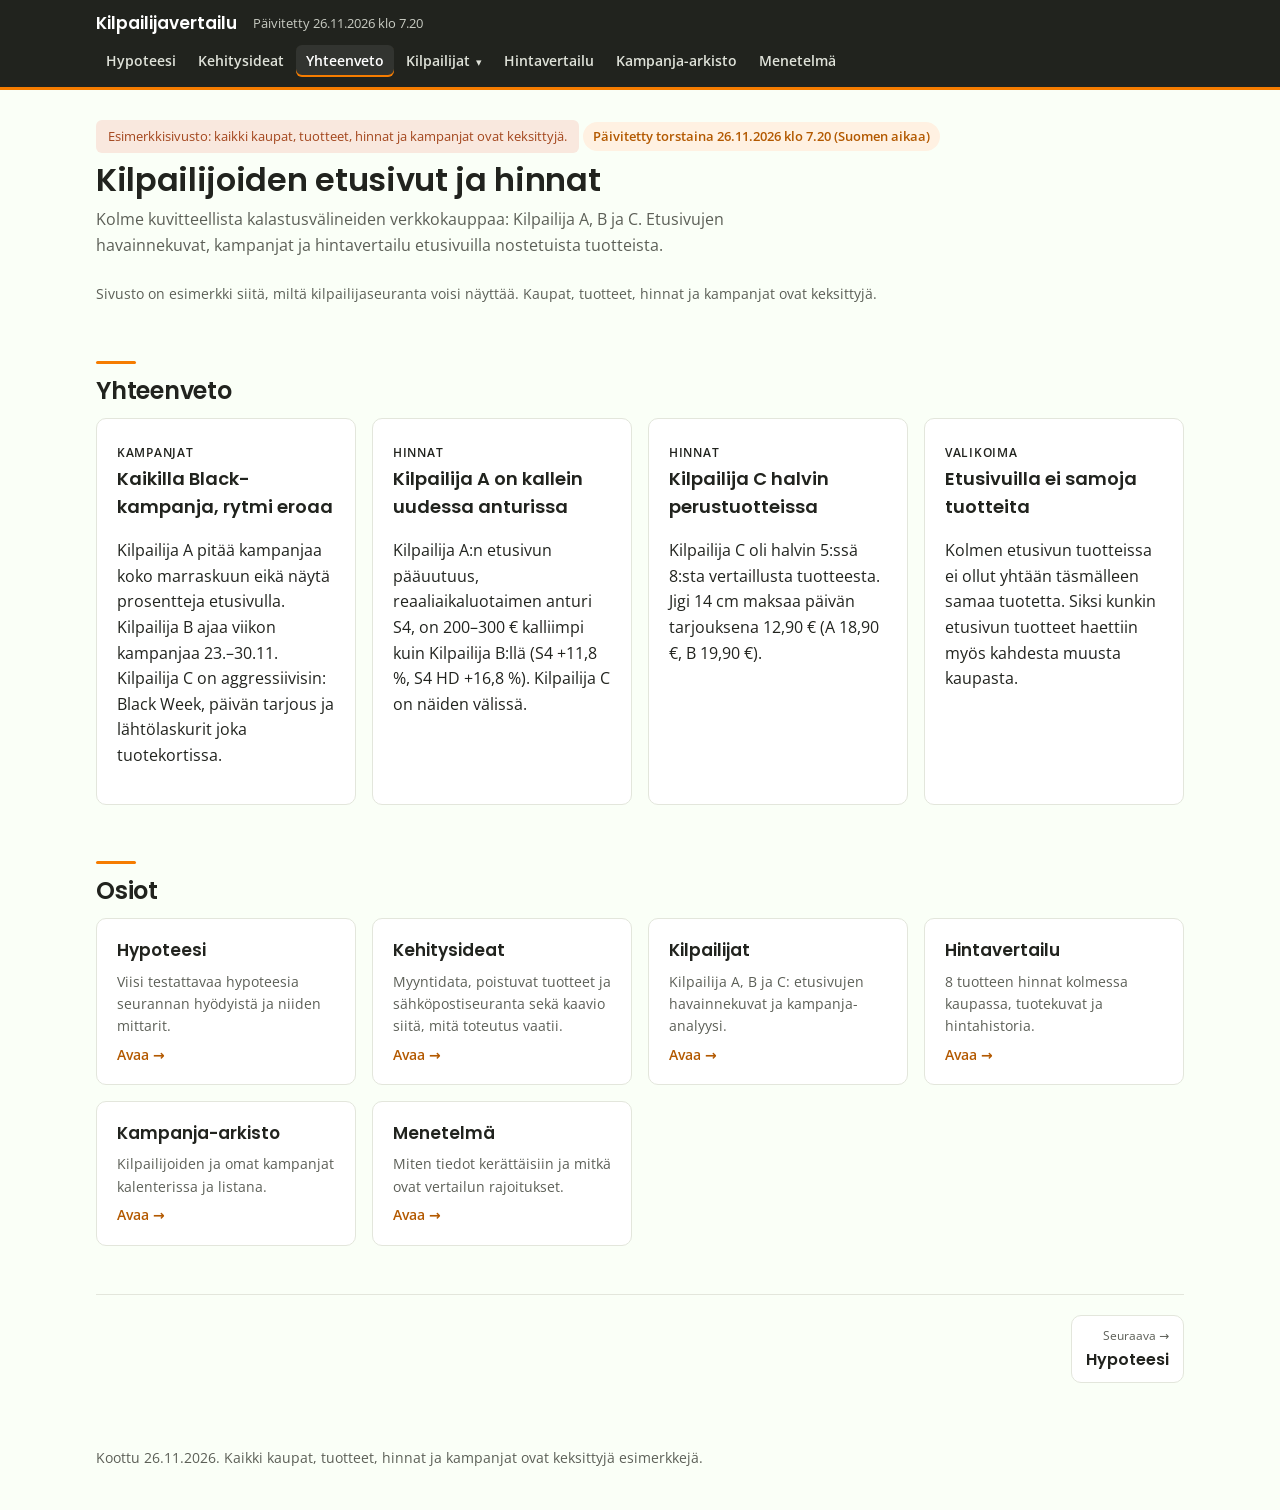
<file: index.html>
<!doctype html>
<html lang="fi">
<head>
<meta charset="utf-8">
<meta name="viewport" content="width=device-width, initial-scale=1">
<title>Kilpailijavertailu</title>
<meta name="description" content="Kuvitteellinen esimerkki kilpailijaseurannasta: etusivujen kampanjat ja hintavertailu.">
<link rel="preconnect" href="https://fonts.googleapis.com">
<link rel="preconnect" href="https://fonts.gstatic.com" crossorigin>
<link href="https://fonts.googleapis.com/css2?family=Open+Sans:wght@400;600;700&family=Poppins:wght@600;700&display=swap" rel="stylesheet">
<link rel="stylesheet" href="assets/style.css">
</head>
<body>
<header class="top">
  <div class="wrap">
    <a class="brandlink" href="index.html"><strong>Kilpailijavertailu</strong></a>
    <span class="updated">Päivitetty <time datetime="2026-11-26T07:20+02:00">26.11.2026 klo 7.20</time></span>
    <button type="button" class="navtoggle" aria-expanded="false" aria-controls="navlist"><span aria-hidden="true">☰</span> Valikko</button>
    <nav class="mainnav" aria-label="Päävalikko">
      <ul id="navlist">
        <li><a href="hypoteesi.html">Hypoteesi</a></li>
        <li><a href="kehitysideat.html">Kehitysideat</a></li>
        <li><a href="index.html" class="active" aria-current="page">Yhteenveto</a></li>
        <li class="has-sub">
          <button type="button" class="subtoggle" aria-expanded="false" aria-controls="sub-kilp">Kilpailijat <span aria-hidden="true">▾</span></button>
          <ul class="sub" id="sub-kilp">
            <li><a href="kilpailijat.html">Kaikki kilpailijat</a></li>
            <li><a href="kilpailija-a.html"><span class="dot" style="background:var(--ka)"></span>Kilpailija A</a></li>
            <li><a href="kilpailija-b.html"><span class="dot" style="background:var(--kb)"></span>Kilpailija B</a></li>
            <li><a href="kilpailija-c.html"><span class="dot" style="background:var(--kc)"></span>Kilpailija C</a></li>
          </ul>
        </li>
        <li><a href="hintavertailu.html">Hintavertailu</a></li>
        <li><a href="kampanja-arkisto.html">Kampanja-arkisto</a></li>
        <li><a href="menetelma.html">Menetelmä</a></li>
      </ul>
    </nav>
  </div>
</header>

<main class="wrap" id="top">
  <p class="fiction-note">Esimerkkisivusto: kaikki kaupat, tuotteet, hinnat ja kampanjat ovat keksittyjä.</p>
  <p class="updated-banner">Päivitetty <time datetime="2026-11-26T07:20+02:00">torstaina 26.11.2026 klo 7.20</time> (Suomen aikaa)</p>
  <h1>Kilpailijoiden etusivut ja hinnat</h1>
  <p class="lede">Kolme kuvitteellista kalastusvälineiden verkkokauppaa: Kilpailija A, B ja C. Etusivujen havainnekuvat, kampanjat ja hintavertailu etusivuilla nostetuista tuotteista.</p>
  <p class="meta">Sivusto on esimerkki siitä, miltä kilpailijaseuranta voisi näyttää. Kaupat, tuotteet, hinnat ja kampanjat ovat keksittyjä.</p>
  <section id="yhteenveto">
    <h2>Yhteenveto</h2>
    <div class="cards">
      <div class="card">
        <span class="tag">Kampanjat</span>
        <h3>Kaikilla Black-kampanja, rytmi eroaa</h3>
        <p>Kilpailija A pitää kampanjaa koko marraskuun eikä näytä prosentteja etusivulla. Kilpailija B ajaa viikon kampanjaa 23.–30.11. Kilpailija C on aggressiivisin: Black Week, päivän tarjous ja lähtölaskurit joka tuotekortissa.</p>
      </div>
      <div class="card">
        <span class="tag">Hinnat</span>
        <h3>Kilpailija A on kallein uudessa anturissa</h3>
        <p>Kilpailija A:n etusivun pääuutuus, reaaliaikaluotaimen anturi S4, on 200–300 € kalliimpi kuin Kilpailija B:llä (S4 +11,8 %, S4 HD +16,8 %). Kilpailija C on näiden välissä.</p>
      </div>
      <div class="card">
        <span class="tag">Hinnat</span>
        <h3>Kilpailija C halvin perustuotteissa</h3>
        <p>Kilpailija C oli halvin 5:ssä 8:sta vertaillusta tuotteesta. Jigi 14 cm maksaa päivän tarjouksena 12,90 € (A 18,90 €, B 19,90 €).</p>
      </div>
      <div class="card">
        <span class="tag">Valikoima</span>
        <h3>Etusivuilla ei samoja tuotteita</h3>
        <p>Kolmen etusivun tuotteissa ei ollut yhtään täsmälleen samaa tuotetta. Siksi kunkin etusivun tuotteet haettiin myös kahdesta muusta kaupasta.</p>
      </div>
    </div>
  </section>

  <section id="osiot">
    <h2>Osiot</h2>
    <div class="sections">
      <a class="seccard" href="hypoteesi.html"><b>Hypoteesi</b><span>Viisi testattavaa hypoteesia seurannan hyödyistä ja niiden mittarit.</span><i>Avaa →</i></a>
      <a class="seccard" href="kehitysideat.html"><b>Kehitysideat</b><span>Myyntidata, poistuvat tuotteet ja sähköpostiseuranta sekä kaavio siitä, mitä toteutus vaatii.</span><i>Avaa →</i></a>
      <a class="seccard" href="kilpailijat.html"><b>Kilpailijat</b><span>Kilpailija A, B ja C: etusivujen havainnekuvat ja kampanja-analyysi.</span><i>Avaa →</i></a>
      <a class="seccard" href="hintavertailu.html"><b>Hintavertailu</b><span>8 tuotteen hinnat kolmessa kaupassa, tuotekuvat ja hintahistoria.</span><i>Avaa →</i></a>
      <a class="seccard" href="kampanja-arkisto.html"><b>Kampanja-arkisto</b><span>Kilpailijoiden ja omat kampanjat kalenterissa ja listana.</span><i>Avaa →</i></a>
      <a class="seccard" href="menetelma.html"><b>Menetelmä</b><span>Miten tiedot kerättäisiin ja mitkä ovat vertailun rajoitukset.</span><i>Avaa →</i></a>
    </div>
  </section>

  <nav class="pager" aria-label="Sivut">
    <a class="next" href="hypoteesi.html"><small>Seuraava →</small><b>Hypoteesi</b></a>
  </nav>

  <footer>Koottu 26.11.2026. Kaikki kaupat, tuotteet, hinnat ja kampanjat ovat keksittyjä esimerkkejä.</footer>
</main>

<dialog id="lb"><img alt=""></dialog>
<script src="assets/site.js"></script>
</body>
</html>
</file>
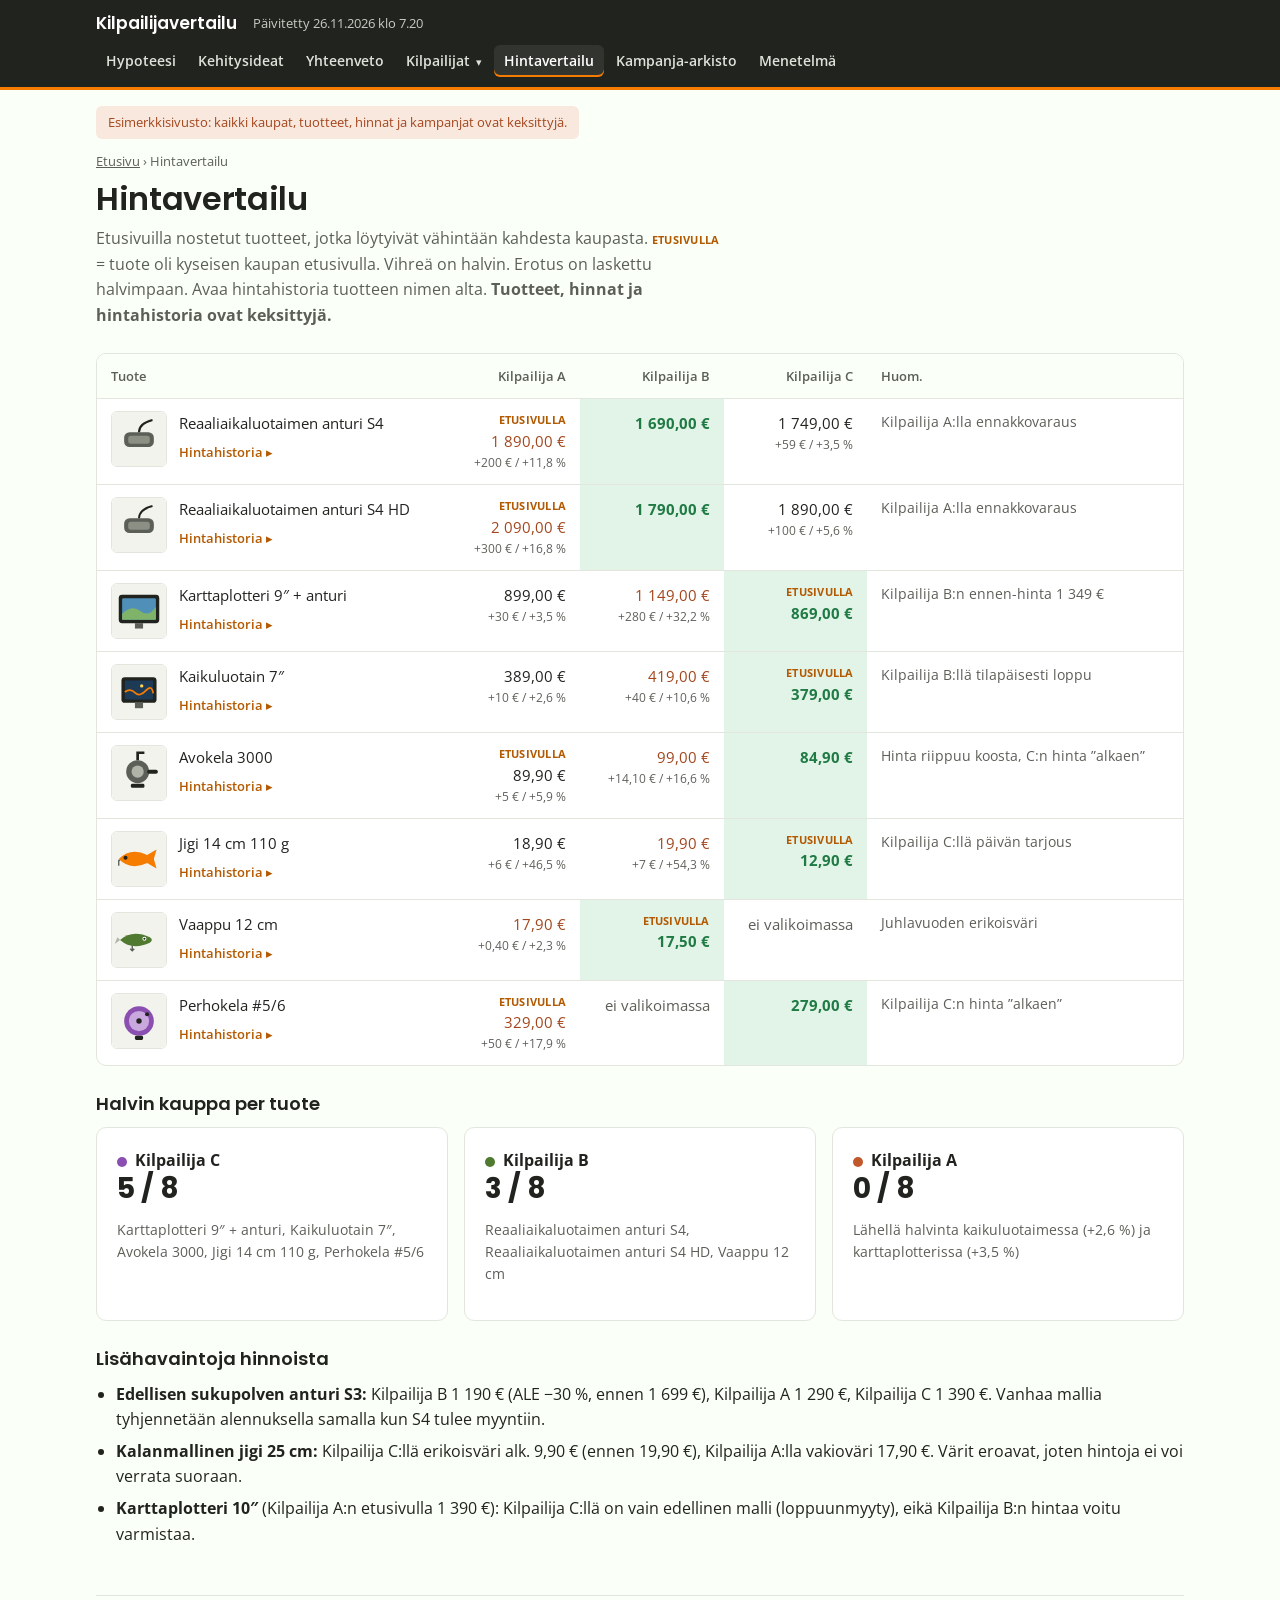
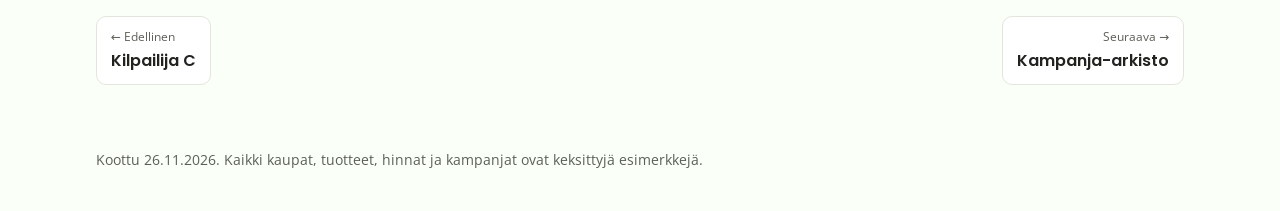
<file: hintavertailu.html>
<!doctype html>
<html lang="fi">
<head>
<meta charset="utf-8">
<meta name="viewport" content="width=device-width, initial-scale=1">
<title>Hintavertailu · Kilpailijavertailu</title>
<meta name="description" content="Hintavertailu: etusivuilla nostettujen tuotteiden hinnat kolmessa kuvitteellisessa kaupassa.">
<link rel="preconnect" href="https://fonts.googleapis.com">
<link rel="preconnect" href="https://fonts.gstatic.com" crossorigin>
<link href="https://fonts.googleapis.com/css2?family=Open+Sans:wght@400;600;700&family=Poppins:wght@600;700&display=swap" rel="stylesheet">
<link rel="stylesheet" href="assets/style.css">
</head>
<body>
<header class="top">
  <div class="wrap">
    <a class="brandlink" href="index.html"><strong>Kilpailijavertailu</strong></a>
    <span class="updated">Päivitetty <time datetime="2026-11-26T07:20+02:00">26.11.2026 klo 7.20</time></span>
    <button type="button" class="navtoggle" aria-expanded="false" aria-controls="navlist"><span aria-hidden="true">☰</span> Valikko</button>
    <nav class="mainnav" aria-label="Päävalikko">
      <ul id="navlist">
        <li><a href="hypoteesi.html">Hypoteesi</a></li>
        <li><a href="kehitysideat.html">Kehitysideat</a></li>
        <li><a href="index.html">Yhteenveto</a></li>
        <li class="has-sub">
          <button type="button" class="subtoggle" aria-expanded="false" aria-controls="sub-kilp">Kilpailijat <span aria-hidden="true">▾</span></button>
          <ul class="sub" id="sub-kilp">
            <li><a href="kilpailijat.html">Kaikki kilpailijat</a></li>
            <li><a href="kilpailija-a.html"><span class="dot" style="background:var(--ka)"></span>Kilpailija A</a></li>
            <li><a href="kilpailija-b.html"><span class="dot" style="background:var(--kb)"></span>Kilpailija B</a></li>
            <li><a href="kilpailija-c.html"><span class="dot" style="background:var(--kc)"></span>Kilpailija C</a></li>
          </ul>
        </li>
        <li><a href="hintavertailu.html" class="active" aria-current="page">Hintavertailu</a></li>
        <li><a href="kampanja-arkisto.html">Kampanja-arkisto</a></li>
        <li><a href="menetelma.html">Menetelmä</a></li>
      </ul>
    </nav>
  </div>
</header>

<main class="wrap" id="top">
  <p class="fiction-note">Esimerkkisivusto: kaikki kaupat, tuotteet, hinnat ja kampanjat ovat keksittyjä.</p>
  <p class="crumbs"><a href="index.html">Etusivu</a> › Hintavertailu</p>
  <section id="hinnat">
    <h1>Hintavertailu</h1>
    <p class="lede">Etusivuilla nostetut tuotteet, jotka löytyivät vähintään kahdesta kaupasta. <span class="home" style="display:inline">ETUSIVULLA</span> = tuote oli kyseisen kaupan etusivulla. Vihreä on halvin. Erotus on laskettu halvimpaan. Avaa hintahistoria tuotteen nimen alta. <b>Tuotteet, hinnat ja hintahistoria ovat keksittyjä.</b></p>
    <div class="table-wrap">
      <table>
        <thead>
          <tr><th>Tuote</th><th class="num">Kilpailija A</th><th class="num">Kilpailija B</th><th class="num">Kilpailija C</th><th>Huom.</th></tr>
        </thead>
        <tbody>
          <tr data-pid="anturi-s4">
            <td><div class="prod"><img src="kuvat/tuotteet/anturi-s4.svg" alt="" width="56" height="56" loading="lazy"><div><span class="pname">Reaaliaikaluotaimen anturi S4</span><button type="button" class="histbtn" aria-expanded="false">Hintahistoria <span aria-hidden="true">▸</span></button></div></div></td>
            <td class="num worst"><span class="home">ETUSIVULLA</span>1 890,00 €<span class="diff">+200 € / +11,8 %</span></td>
            <td class="num best">1 690,00 €</td>
            <td class="num">1 749,00 €<span class="diff">+59 € / +3,5 %</span></td>
            <td class="note">Kilpailija A:lla ennakkovaraus</td>
          </tr>
          <tr data-pid="anturi-s4hd">
            <td><div class="prod"><img src="kuvat/tuotteet/anturi-s4hd.svg" alt="" width="56" height="56" loading="lazy"><div><span class="pname">Reaaliaikaluotaimen anturi S4 HD</span><button type="button" class="histbtn" aria-expanded="false">Hintahistoria <span aria-hidden="true">▸</span></button></div></div></td>
            <td class="num worst"><span class="home">ETUSIVULLA</span>2 090,00 €<span class="diff">+300 € / +16,8 %</span></td>
            <td class="num best">1 790,00 €</td>
            <td class="num">1 890,00 €<span class="diff">+100 € / +5,6 %</span></td>
            <td class="note">Kilpailija A:lla ennakkovaraus</td>
          </tr>
          <tr data-pid="plotteri-9">
            <td><div class="prod"><img src="kuvat/tuotteet/plotteri-9.svg" alt="" width="56" height="56" loading="lazy"><div><span class="pname">Karttaplotteri 9″ + anturi</span><button type="button" class="histbtn" aria-expanded="false">Hintahistoria <span aria-hidden="true">▸</span></button></div></div></td>
            <td class="num">899,00 €<span class="diff">+30 € / +3,5 %</span></td>
            <td class="num worst">1 149,00 €<span class="diff">+280 € / +32,2 %</span></td>
            <td class="num best"><span class="home">ETUSIVULLA</span>869,00 €</td>
            <td class="note">Kilpailija B:n ennen-hinta 1 349 €</td>
          </tr>
          <tr data-pid="luotain-7">
            <td><div class="prod"><img src="kuvat/tuotteet/luotain-7.svg" alt="" width="56" height="56" loading="lazy"><div><span class="pname">Kaikuluotain 7″</span><button type="button" class="histbtn" aria-expanded="false">Hintahistoria <span aria-hidden="true">▸</span></button></div></div></td>
            <td class="num">389,00 €<span class="diff">+10 € / +2,6 %</span></td>
            <td class="num worst">419,00 €<span class="diff">+40 € / +10,6 %</span></td>
            <td class="num best"><span class="home">ETUSIVULLA</span>379,00 €</td>
            <td class="note">Kilpailija B:llä tilapäisesti loppu</td>
          </tr>
          <tr data-pid="avokela-3000">
            <td><div class="prod"><img src="kuvat/tuotteet/avokela-3000.svg" alt="" width="56" height="56" loading="lazy"><div><span class="pname">Avokela 3000</span><button type="button" class="histbtn" aria-expanded="false">Hintahistoria <span aria-hidden="true">▸</span></button></div></div></td>
            <td class="num"><span class="home">ETUSIVULLA</span>89,90 €<span class="diff">+5 € / +5,9 %</span></td>
            <td class="num worst">99,00 €<span class="diff">+14,10 € / +16,6 %</span></td>
            <td class="num best">84,90 €</td>
            <td class="note">Hinta riippuu koosta, C:n hinta ”alkaen”</td>
          </tr>
          <tr data-pid="jigi-14">
            <td><div class="prod"><img src="kuvat/tuotteet/jigi-14.svg" alt="" width="56" height="56" loading="lazy"><div><span class="pname">Jigi 14 cm 110 g</span><button type="button" class="histbtn" aria-expanded="false">Hintahistoria <span aria-hidden="true">▸</span></button></div></div></td>
            <td class="num">18,90 €<span class="diff">+6 € / +46,5 %</span></td>
            <td class="num worst">19,90 €<span class="diff">+7 € / +54,3 %</span></td>
            <td class="num best"><span class="home">ETUSIVULLA</span>12,90 €</td>
            <td class="note">Kilpailija C:llä päivän tarjous</td>
          </tr>
          <tr data-pid="vaappu-12">
            <td><div class="prod"><img src="kuvat/tuotteet/vaappu-12.svg" alt="" width="56" height="56" loading="lazy"><div><span class="pname">Vaappu 12 cm</span><button type="button" class="histbtn" aria-expanded="false">Hintahistoria <span aria-hidden="true">▸</span></button></div></div></td>
            <td class="num worst">17,90 €<span class="diff">+0,40 € / +2,3 %</span></td>
            <td class="num best"><span class="home">ETUSIVULLA</span>17,50 €</td>
            <td class="num na">ei valikoimassa</td>
            <td class="note">Juhlavuoden erikoisväri</td>
          </tr>
          <tr data-pid="perhokela-5">
            <td><div class="prod"><img src="kuvat/tuotteet/perhokela-5.svg" alt="" width="56" height="56" loading="lazy"><div><span class="pname">Perhokela #5/6</span><button type="button" class="histbtn" aria-expanded="false">Hintahistoria <span aria-hidden="true">▸</span></button></div></div></td>
            <td class="num worst"><span class="home">ETUSIVULLA</span>329,00 €<span class="diff">+50 € / +17,9 %</span></td>
            <td class="num na">ei valikoimassa</td>
            <td class="num best">279,00 €</td>
            <td class="note">Kilpailija C:n hinta ”alkaen”</td>
          </tr>
        </tbody>
      </table>
    </div>
    <h3>Halvin kauppa per tuote</h3>
    <div class="cards">
      <div class="card"><span class="dot" style="background:var(--kc)"></span><b>Kilpailija C</b><div class="kpi">5 / 8</div><p class="note">Karttaplotteri 9″ + anturi, Kaikuluotain 7″, Avokela 3000, Jigi 14 cm 110 g, Perhokela #5/6</p></div>
      <div class="card"><span class="dot" style="background:var(--kb)"></span><b>Kilpailija B</b><div class="kpi">3 / 8</div><p class="note">Reaaliaikaluotaimen anturi S4, Reaaliaikaluotaimen anturi S4 HD, Vaappu 12 cm</p></div>
      <div class="card"><span class="dot" style="background:var(--ka)"></span><b>Kilpailija A</b><div class="kpi">0 / 8</div><p class="note">Lähellä halvinta kaikuluotaimessa (+2,6 %) ja karttaplotterissa (+3,5 %)</p></div>
    </div>
    <h3>Lisähavaintoja hinnoista</h3>
    <ul class="points">
      <li><b>Edellisen sukupolven anturi S3:</b> Kilpailija B 1 190 € (ALE −30 %, ennen 1 699 €), Kilpailija A 1 290 €, Kilpailija C 1 390 €. Vanhaa mallia tyhjennetään alennuksella samalla kun S4 tulee myyntiin.</li>
      <li><b>Kalanmallinen jigi 25 cm:</b> Kilpailija C:llä erikoisväri alk. 9,90 € (ennen 19,90 €), Kilpailija A:lla vakioväri 17,90 €. Värit eroavat, joten hintoja ei voi verrata suoraan.</li>
      <li><b>Karttaplotteri 10″</b> (Kilpailija A:n etusivulla 1 390 €): Kilpailija C:llä on vain edellinen malli (loppuunmyyty), eikä Kilpailija B:n hintaa voitu varmistaa.</li>
    </ul>
  </section>

  <nav class="pager" aria-label="Sivut">
    <a class="prev" href="kilpailija-c.html"><small>← Edellinen</small><b>Kilpailija C</b></a>
    <a class="next" href="kampanja-arkisto.html"><small>Seuraava →</small><b>Kampanja-arkisto</b></a>
  </nav>

  <footer>Koottu 26.11.2026. Kaikki kaupat, tuotteet, hinnat ja kampanjat ovat keksittyjä esimerkkejä.</footer>
</main>

<dialog id="lb"><img alt=""></dialog>
<script src="assets/site.js"></script>
<script src="assets/hintahistoria.js"></script>
</body>
</html>
</file>
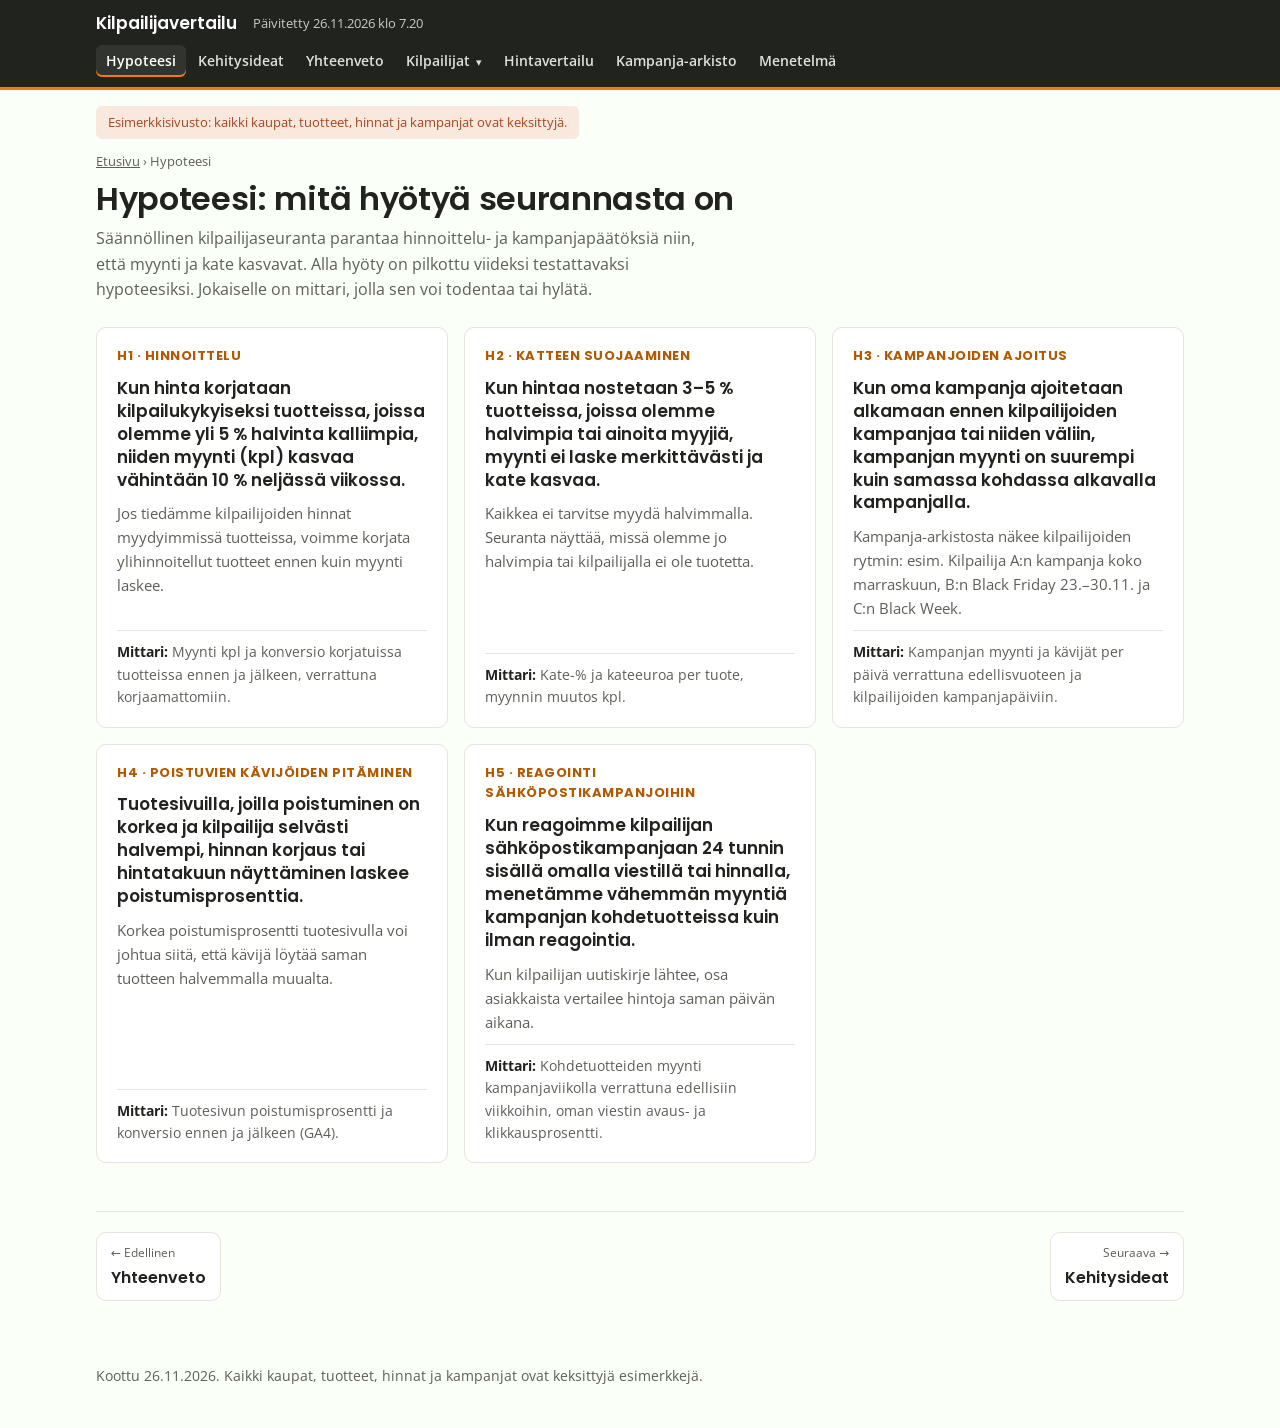
<file: hypoteesi.html>
<!doctype html>
<html lang="fi">
<head>
<meta charset="utf-8">
<meta name="viewport" content="width=device-width, initial-scale=1">
<title>Hypoteesi · Kilpailijavertailu</title>
<meta name="description" content="Mitä hyötyä kilpailijaseurannasta on: testattavat hypoteesit ja mittarit.">
<link rel="preconnect" href="https://fonts.googleapis.com">
<link rel="preconnect" href="https://fonts.gstatic.com" crossorigin>
<link href="https://fonts.googleapis.com/css2?family=Open+Sans:wght@400;600;700&family=Poppins:wght@600;700&display=swap" rel="stylesheet">
<link rel="stylesheet" href="assets/style.css">
</head>
<body>
<header class="top">
  <div class="wrap">
    <a class="brandlink" href="index.html"><strong>Kilpailijavertailu</strong></a>
    <span class="updated">Päivitetty <time datetime="2026-11-26T07:20+02:00">26.11.2026 klo 7.20</time></span>
    <button type="button" class="navtoggle" aria-expanded="false" aria-controls="navlist"><span aria-hidden="true">☰</span> Valikko</button>
    <nav class="mainnav" aria-label="Päävalikko">
      <ul id="navlist">
        <li><a href="hypoteesi.html" class="active" aria-current="page">Hypoteesi</a></li>
        <li><a href="kehitysideat.html">Kehitysideat</a></li>
        <li><a href="index.html">Yhteenveto</a></li>
        <li class="has-sub">
          <button type="button" class="subtoggle" aria-expanded="false" aria-controls="sub-kilp">Kilpailijat <span aria-hidden="true">▾</span></button>
          <ul class="sub" id="sub-kilp">
            <li><a href="kilpailijat.html">Kaikki kilpailijat</a></li>
            <li><a href="kilpailija-a.html"><span class="dot" style="background:var(--ka)"></span>Kilpailija A</a></li>
            <li><a href="kilpailija-b.html"><span class="dot" style="background:var(--kb)"></span>Kilpailija B</a></li>
            <li><a href="kilpailija-c.html"><span class="dot" style="background:var(--kc)"></span>Kilpailija C</a></li>
          </ul>
        </li>
        <li><a href="hintavertailu.html">Hintavertailu</a></li>
        <li><a href="kampanja-arkisto.html">Kampanja-arkisto</a></li>
        <li><a href="menetelma.html">Menetelmä</a></li>
      </ul>
    </nav>
  </div>
</header>

<main class="wrap" id="top">
  <p class="fiction-note">Esimerkkisivusto: kaikki kaupat, tuotteet, hinnat ja kampanjat ovat keksittyjä.</p>
  <p class="crumbs"><a href="index.html">Etusivu</a> › Hypoteesi</p>
  <section id="hypoteesi">
    <h1>Hypoteesi: mitä hyötyä seurannasta on</h1>
    <p class="lede">Säännöllinen kilpailijaseuranta parantaa hinnoittelu- ja kampanjapäätöksiä niin, että myynti ja kate kasvavat. Alla hyöty on pilkottu viideksi testattavaksi hypoteesiksi. Jokaiselle on mittari, jolla sen voi todentaa tai hylätä.</p>
    <div class="hyps">
      <div class="hyp">
        <span class="num">H1 · Hinnoittelu</span>
        <h3>Kun hinta korjataan kilpailukykyiseksi tuotteissa, joissa olemme yli 5 % halvinta kalliimpia, niiden myynti (kpl) kasvaa vähintään 10 % neljässä viikossa.</h3>
        <p class="note">Jos tiedämme kilpailijoiden hinnat myydyimmissä tuotteissa, voimme korjata ylihinnoitellut tuotteet ennen kuin myynti laskee.</p>
        <div class="metric"><b>Mittari:</b> Myynti kpl ja konversio korjatuissa tuotteissa ennen ja jälkeen, verrattuna korjaamattomiin.</div>
      </div>
      <div class="hyp">
        <span class="num">H2 · Katteen suojaaminen</span>
        <h3>Kun hintaa nostetaan 3–5 % tuotteissa, joissa olemme halvimpia tai ainoita myyjiä, myynti ei laske merkittävästi ja kate kasvaa.</h3>
        <p class="note">Kaikkea ei tarvitse myydä halvimmalla. Seuranta näyttää, missä olemme jo halvimpia tai kilpailijalla ei ole tuotetta.</p>
        <div class="metric"><b>Mittari:</b> Kate-% ja kateeuroa per tuote, myynnin muutos kpl.</div>
      </div>
      <div class="hyp">
        <span class="num">H3 · Kampanjoiden ajoitus</span>
        <h3>Kun oma kampanja ajoitetaan alkamaan ennen kilpailijoiden kampanjaa tai niiden väliin, kampanjan myynti on suurempi kuin samassa kohdassa alkavalla kampanjalla.</h3>
        <p class="note">Kampanja-arkistosta näkee kilpailijoiden rytmin: esim. Kilpailija A:n kampanja koko marraskuun, B:n Black Friday 23.–30.11. ja C:n Black Week.</p>
        <div class="metric"><b>Mittari:</b> Kampanjan myynti ja kävijät per päivä verrattuna edellisvuoteen ja kilpailijoiden kampanjapäiviin.</div>
      </div>
      <div class="hyp">
        <span class="num">H4 · Poistuvien kävijöiden pitäminen</span>
        <h3>Tuotesivuilla, joilla poistuminen on korkea ja kilpailija selvästi halvempi, hinnan korjaus tai hintatakuun näyttäminen laskee poistumisprosenttia.</h3>
        <p class="note">Korkea poistumisprosentti tuotesivulla voi johtua siitä, että kävijä löytää saman tuotteen halvemmalla muualta.</p>
        <div class="metric"><b>Mittari:</b> Tuotesivun poistumisprosentti ja konversio ennen ja jälkeen (GA4).</div>
      </div>
      <div class="hyp">
        <span class="num">H5 · Reagointi sähköpostikampanjoihin</span>
        <h3>Kun reagoimme kilpailijan sähköpostikampanjaan 24 tunnin sisällä omalla viestillä tai hinnalla, menetämme vähemmän myyntiä kampanjan kohdetuotteissa kuin ilman reagointia.</h3>
        <p class="note">Kun kilpailijan uutiskirje lähtee, osa asiakkaista vertailee hintoja saman päivän aikana.</p>
        <div class="metric"><b>Mittari:</b> Kohdetuotteiden myynti kampanjaviikolla verrattuna edellisiin viikkoihin, oman viestin avaus- ja klikkausprosentti.</div>
      </div>
    </div>
  </section>

  <nav class="pager" aria-label="Sivut">
    <a class="prev" href="index.html"><small>← Edellinen</small><b>Yhteenveto</b></a>
    <a class="next" href="kehitysideat.html"><small>Seuraava →</small><b>Kehitysideat</b></a>
  </nav>

  <footer>Koottu 26.11.2026. Kaikki kaupat, tuotteet, hinnat ja kampanjat ovat keksittyjä esimerkkejä.</footer>
</main>

<dialog id="lb"><img alt=""></dialog>
<script src="assets/site.js"></script>
</body>
</html>
</file>
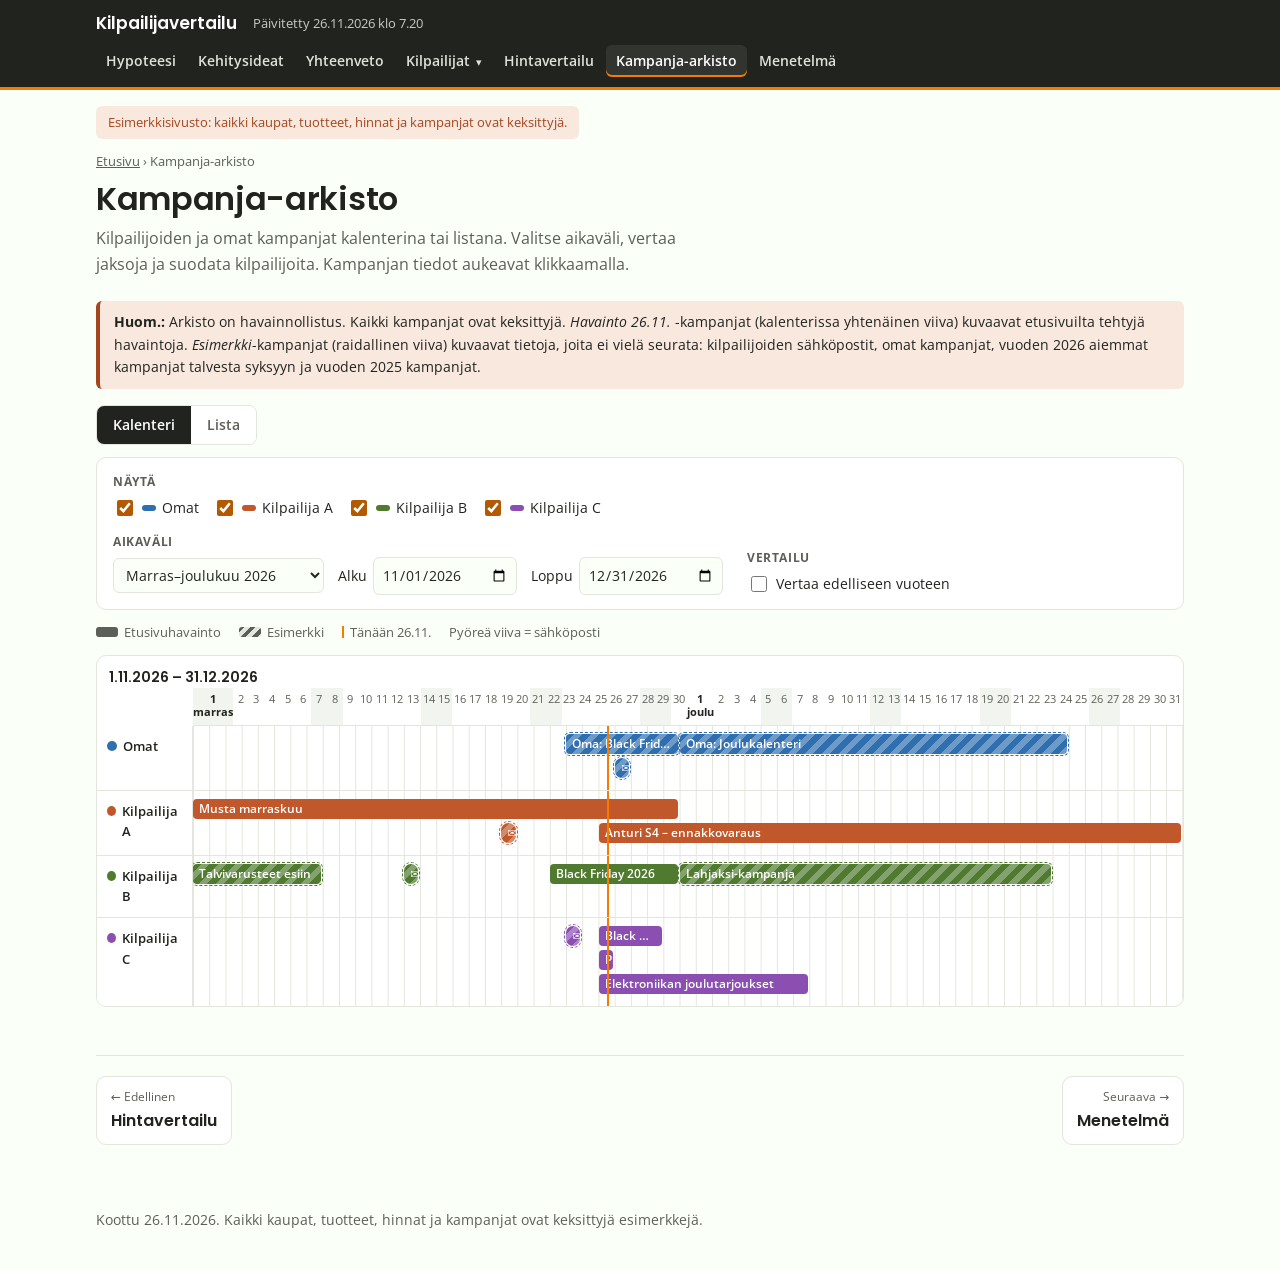
<file: kampanja-arkisto.html>
<!doctype html>
<html lang="fi">
<head>
<meta charset="utf-8">
<meta name="viewport" content="width=device-width, initial-scale=1">
<title>Kampanja-arkisto · Kilpailijavertailu</title>
<meta name="description" content="Kilpailijoiden ja omien kampanjoiden arkisto kalenterina ja listana.">
<link rel="preconnect" href="https://fonts.googleapis.com">
<link rel="preconnect" href="https://fonts.gstatic.com" crossorigin>
<link href="https://fonts.googleapis.com/css2?family=Open+Sans:wght@400;600;700&family=Poppins:wght@600;700&display=swap" rel="stylesheet">
<link rel="stylesheet" href="assets/style.css">
</head>
<body>
<header class="top">
  <div class="wrap">
    <a class="brandlink" href="index.html"><strong>Kilpailijavertailu</strong></a>
    <span class="updated">Päivitetty <time datetime="2026-11-26T07:20+02:00">26.11.2026 klo 7.20</time></span>
    <button type="button" class="navtoggle" aria-expanded="false" aria-controls="navlist"><span aria-hidden="true">☰</span> Valikko</button>
    <nav class="mainnav" aria-label="Päävalikko">
      <ul id="navlist">
        <li><a href="hypoteesi.html">Hypoteesi</a></li>
        <li><a href="kehitysideat.html">Kehitysideat</a></li>
        <li><a href="index.html">Yhteenveto</a></li>
        <li class="has-sub">
          <button type="button" class="subtoggle" aria-expanded="false" aria-controls="sub-kilp">Kilpailijat <span aria-hidden="true">▾</span></button>
          <ul class="sub" id="sub-kilp">
            <li><a href="kilpailijat.html">Kaikki kilpailijat</a></li>
            <li><a href="kilpailija-a.html"><span class="dot" style="background:var(--ka)"></span>Kilpailija A</a></li>
            <li><a href="kilpailija-b.html"><span class="dot" style="background:var(--kb)"></span>Kilpailija B</a></li>
            <li><a href="kilpailija-c.html"><span class="dot" style="background:var(--kc)"></span>Kilpailija C</a></li>
          </ul>
        </li>
        <li><a href="hintavertailu.html">Hintavertailu</a></li>
        <li><a href="kampanja-arkisto.html" class="active" aria-current="page">Kampanja-arkisto</a></li>
        <li><a href="menetelma.html">Menetelmä</a></li>
      </ul>
    </nav>
  </div>
</header>

<main class="wrap" id="top">
  <p class="fiction-note">Esimerkkisivusto: kaikki kaupat, tuotteet, hinnat ja kampanjat ovat keksittyjä.</p>
  <p class="crumbs"><a href="index.html">Etusivu</a> › Kampanja-arkisto</p>
  <section id="arkisto">
    <h1>Kampanja-arkisto</h1>
    <p class="lede">Kilpailijoiden ja omat kampanjat kalenterina tai listana. Valitse aikaväli, vertaa jaksoja ja suodata kilpailijoita. Kampanjan tiedot aukeavat klikkaamalla.</p>
    <div class="demo-note"><b>Huom.:</b> Arkisto on havainnollistus. Kaikki kampanjat ovat keksittyjä. <i>Havainto 26.11.</i> -kampanjat (kalenterissa yhtenäinen viiva) kuvaavat etusivuilta tehtyjä havaintoja. <i>Esimerkki</i>-kampanjat (raidallinen viiva) kuvaavat tietoja, joita ei vielä seurata: kilpailijoiden sähköpostit, omat kampanjat, vuoden 2026 aiemmat kampanjat talvesta syksyyn ja vuoden 2025 kampanjat.</div>
    <div class="viewtabs" role="group" aria-label="Näkymä">
      <button type="button" id="v-cal" aria-pressed="true">Kalenteri</button>
      <button type="button" id="v-list" aria-pressed="false">Lista</button>
    </div>
    <div id="arch-cal">
      <div class="calctl">
        <fieldset>
          <legend>Näytä</legend>
          <label><input type="checkbox" data-who="oma" checked><span class="swatch" style="background:var(--oma)"></span>Omat</label>
          <label><input type="checkbox" data-who="a" checked><span class="swatch" style="background:var(--ka)"></span>Kilpailija A</label>
          <label><input type="checkbox" data-who="b" checked><span class="swatch" style="background:var(--kb)"></span>Kilpailija B</label>
          <label><input type="checkbox" data-who="c" checked><span class="swatch" style="background:var(--kc)"></span>Kilpailija C</label>
        </fieldset>
        <fieldset>
          <legend>Aikaväli</legend>
          <select id="c-preset" aria-label="Valmis aikaväli">
            <option value="2026-11-01|2026-12-31">Marras–joulukuu 2026</option>
            <option value="2026-11-16|2026-12-07">Black Friday -kausi 2026</option>
            <option value="2026-09-01|2026-12-31">Syys–joulukuu 2026</option>
            <option value="2026-01-01|2026-02-28">Talvi 2026 (tammi–helmi)</option>
            <option value="2026-03-01|2026-05-31">Kevät 2026 (maalis–touko)</option>
            <option value="2026-06-01|2026-08-31">Kesä 2026 (kesä–elo)</option>
            <option value="2026-09-01|2026-11-30">Syksy 2026 (syys–marras)</option>
            <option value="2026-01-01|2026-12-31">Koko vuosi 2026</option>
            <option value="custom">Oma valinta</option>
          </select>
          <label>Alku <input type="date" id="c-from" value="2026-11-01"></label>
          <label>Loppu <input type="date" id="c-to" value="2026-12-31"></label>
        </fieldset>
        <fieldset>
          <legend>Vertailu</legend>
          <label><input type="checkbox" id="c-cmp">Vertaa edelliseen vuoteen</label>
        </fieldset>
      </div>
      <div class="cal-legend">
        <span><i class="lg-real"></i>Etusivuhavainto</span>
        <span><i class="lg-demo"></i>Esimerkki</span>
        <span><i class="cal-today" style="position:static;display:inline-block;height:12px"></i>Tänään 26.11.</span>
        <span>Pyöreä viiva = sähköposti</span>
      </div>
      <div id="c-cals"></div>
      <div id="c-detail" class="caldetail" hidden></div>
      <div id="c-cmpwrap" hidden>
        <h3>Vertailu: kampanjapäivät valitulla aikavälillä</h3>
        <div class="table-wrap"><table class="cmp" id="c-cmptable"></table></div>
      </div>
    </div>
    <div id="arch-list" hidden>
    <p class="note">Avaa rivi klikkaamalla.</p>
    <div class="archive">
      <details>
        <summary><span class="date">26.11.2026</span><span class="who"><span class="dot" style="background:var(--kc)"></span>Kilpailija C</span><span class="theme">Black Week – päivän tarjous</span><span class="badges"><span class="badge">Etusivu</span><span class="badge real">Havainto 26.11.</span><span class="chev" aria-hidden="true">›</span></span></summary>
        <dl><dt>Otsikko</dt><dd>”Black Week” + ”Päivän tarjous”</dd><dt>Kesto</dt><dd>Black Week, tuotekorteissa lähtölaskuri (4 päivää jäljellä)</dd><dt>Alennus</dt><dd>Kategoriat −15…−30 %, päivän tarjous Jigi 14 cm 12,90 € (A 18,90 €, B 19,90 €)</dd><dt>Tuotteet</dt><dd>Vieheet, vavat, kelat, vaatteet ja elektroniikan joulutarjoukset (Karttaplotteri 9″ 869 €)</dd><dt>Keinot</dt><dd>Päivittäin vaihtuva tarjous, lähtölaskurit, yliviivatut ennen-hinnat, Supertarjoukset-valikko</dd><dt>Lähde</dt><dd><a href="kilpailija-c.html">Etusivun havainnekuva</a></dd></dl>
      </details>
      <details>
        <summary><span class="date">26.11.2026</span><span class="who"><span class="dot" style="background:var(--kb)"></span>Kilpailija B</span><span class="theme">Black Friday 2026</span><span class="badges"><span class="badge">Etusivu</span><span class="badge real">Havainto 26.11.</span><span class="chev" aria-hidden="true">›</span></span></summary>
        <dl><dt>Otsikko</dt><dd>”Black Friday 23.–30.11.”</dd><dt>Kesto</dt><dd>23.–30.11.2026 (8 päivää)</dd><dt>Alennus</dt><dd>ALE −10…−40 %, 380 tuotetta tarjouksessa</dd><dt>Tuotteet</dt><dd>Painopiste vaatteissa, esim. untuvatakki 399 € (ennen 529 €)</dd><dt>Keinot</dt><dd>Hero-karuselli, kampanjamerkki tuotekuvissa, ilmainen toimitus yli 90 €</dd><dt>Lähde</dt><dd><a href="kilpailija-b.html">Etusivun havainnekuva</a></dd></dl>
      </details>
      <details>
        <summary><span class="date">26.11.2026</span><span class="who"><span class="dot" style="background:var(--ka)"></span>Kilpailija A</span><span class="theme">Musta marraskuu</span><span class="badges"><span class="badge">Etusivu</span><span class="badge real">Havainto 26.11.</span><span class="chev" aria-hidden="true">›</span></span></summary>
        <dl><dt>Otsikko</dt><dd>”Satoja tuotteita edullisemmin koko marraskuun”</dd><dt>Kesto</dt><dd>Koko marraskuu</dd><dt>Alennus</dt><dd>Ei prosentteja etusivulla</dd><dt>Tuotteet</dt><dd>Neljä kategoriaa: kalastus, veneily, perhokalastus, retkeily</dd><dt>Keinot</dt><dd>Niukkuus (”rajattu erä”), 30 päivän hintatakuu</dd><dt>Lähde</dt><dd><a href="kilpailija-a.html">Etusivun havainnekuva</a></dd></dl>
      </details>
      <details>
        <summary><span class="date">26.11.2026</span><span class="who"><span class="dot" style="background:var(--ka)"></span>Kilpailija A</span><span class="theme">Anturi S4 – ennakkovaraus</span><span class="badges"><span class="badge">Etusivu</span><span class="badge real">Havainto 26.11.</span><span class="chev" aria-hidden="true">›</span></span></summary>
        <dl><dt>Otsikko</dt><dd>”Uusi anturi S4 nyt ennakkovarattavissa”</dd><dt>Kesto</dt><dd>Toistaiseksi</dd><dt>Alennus</dt><dd>Ei alennusta: S4 1 890 €, S4 HD 2 090 €</dd><dt>Huomio</dt><dd>Kilpailija B:llä samat anturit 200–300 € halvemmalla</dd><dt>Lähde</dt><dd><a href="hintavertailu.html">Hintavertailu</a></dd></dl>
      </details>
      <details>
        <summary><span class="date">24.11.2026</span><span class="who"><span class="dot" style="background:var(--kc)"></span>Kilpailija C</span><span class="theme">Black Week alkaa</span><span class="badges"><span class="badge">Sähköposti</span><span class="badge demo">Esimerkki</span><span class="chev" aria-hidden="true">›</span></span></summary>
        <dl><dt>Aiherivi</dt><dd>”Black Week on täällä – jopa −30 %”</dd><dt>Lähetetty</dt><dd>ma 24.11.2026 klo 8.00</dd><dt>Kesto</dt><dd>24.11.–1.12.2026</dd><dt>Alennus</dt><dd>−15…−30 %, osa tuotteista rajattu pois</dd><dt>Tuotteet</dt><dd>Omien merkkien vavat, vieheet ja laukut</dd><dt>CTA</dt><dd>”Katso kaikki tarjoukset”</dd></dl>
      </details>
      <details>
        <summary><span class="date">20.11.2026</span><span class="who"><span class="dot" style="background:var(--ka)"></span>Kilpailija A</span><span class="theme">Ennakko kanta-asiakkaille</span><span class="badges"><span class="badge">Sähköposti</span><span class="badge demo">Esimerkki</span><span class="chev" aria-hidden="true">›</span></span></summary>
        <dl><dt>Aiherivi</dt><dd>”Kanta-asiakkaana pääset ostoksille ennen muita”</dd><dt>Lähetetty</dt><dd>to 20.11.2026 klo 16.00</dd><dt>Kesto</dt><dd>20.–23.11.2026</dd><dt>Alennus</dt><dd>Kanta-asiakashinnat valikoiduista tuotteista</dd><dt>Tuotteet</dt><dd>Luotaimet, oman merkin vavat, retkeilyvaatteet</dd><dt>CTA</dt><dd>”Kirjaudu ja katso hintasi”</dd></dl>
      </details>
      <details>
        <summary><span class="date">14.11.2026</span><span class="who"><span class="dot" style="background:var(--kb)"></span>Kilpailija B</span><span class="theme">Joululahjaopas kalastajalle</span><span class="badges"><span class="badge">Sähköposti</span><span class="badge demo">Esimerkki</span><span class="chev" aria-hidden="true">›</span></span></summary>
        <dl><dt>Aiherivi</dt><dd>”Lahjaideoita kalastajalle alle 50 €”</dd><dt>Lähetetty</dt><dd>pe 14.11.2026 klo 10.00</dd><dt>Kesto</dt><dd>Jouluun asti</dd><dt>Alennus</dt><dd>Ei alennusta, ilmainen toimitus yli 90 €</dd><dt>Tuotteet</dt><dd>Vaappu 12 cm, monitoimityökalu, perhonsidontasetti</dd><dt>CTA</dt><dd>”Katso lahjaideat”</dd></dl>
      </details>
    </div>
    </div>
  </section>

  <nav class="pager" aria-label="Sivut">
    <a class="prev" href="hintavertailu.html"><small>← Edellinen</small><b>Hintavertailu</b></a>
    <a class="next" href="menetelma.html"><small>Seuraava →</small><b>Menetelmä</b></a>
  </nav>

  <footer>Koottu 26.11.2026. Kaikki kaupat, tuotteet, hinnat ja kampanjat ovat keksittyjä esimerkkejä.</footer>
</main>

<dialog id="lb"><img alt=""></dialog>
<script src="assets/site.js"></script>
<script src="assets/kalenteri.js"></script>
</body>
</html>
</file>
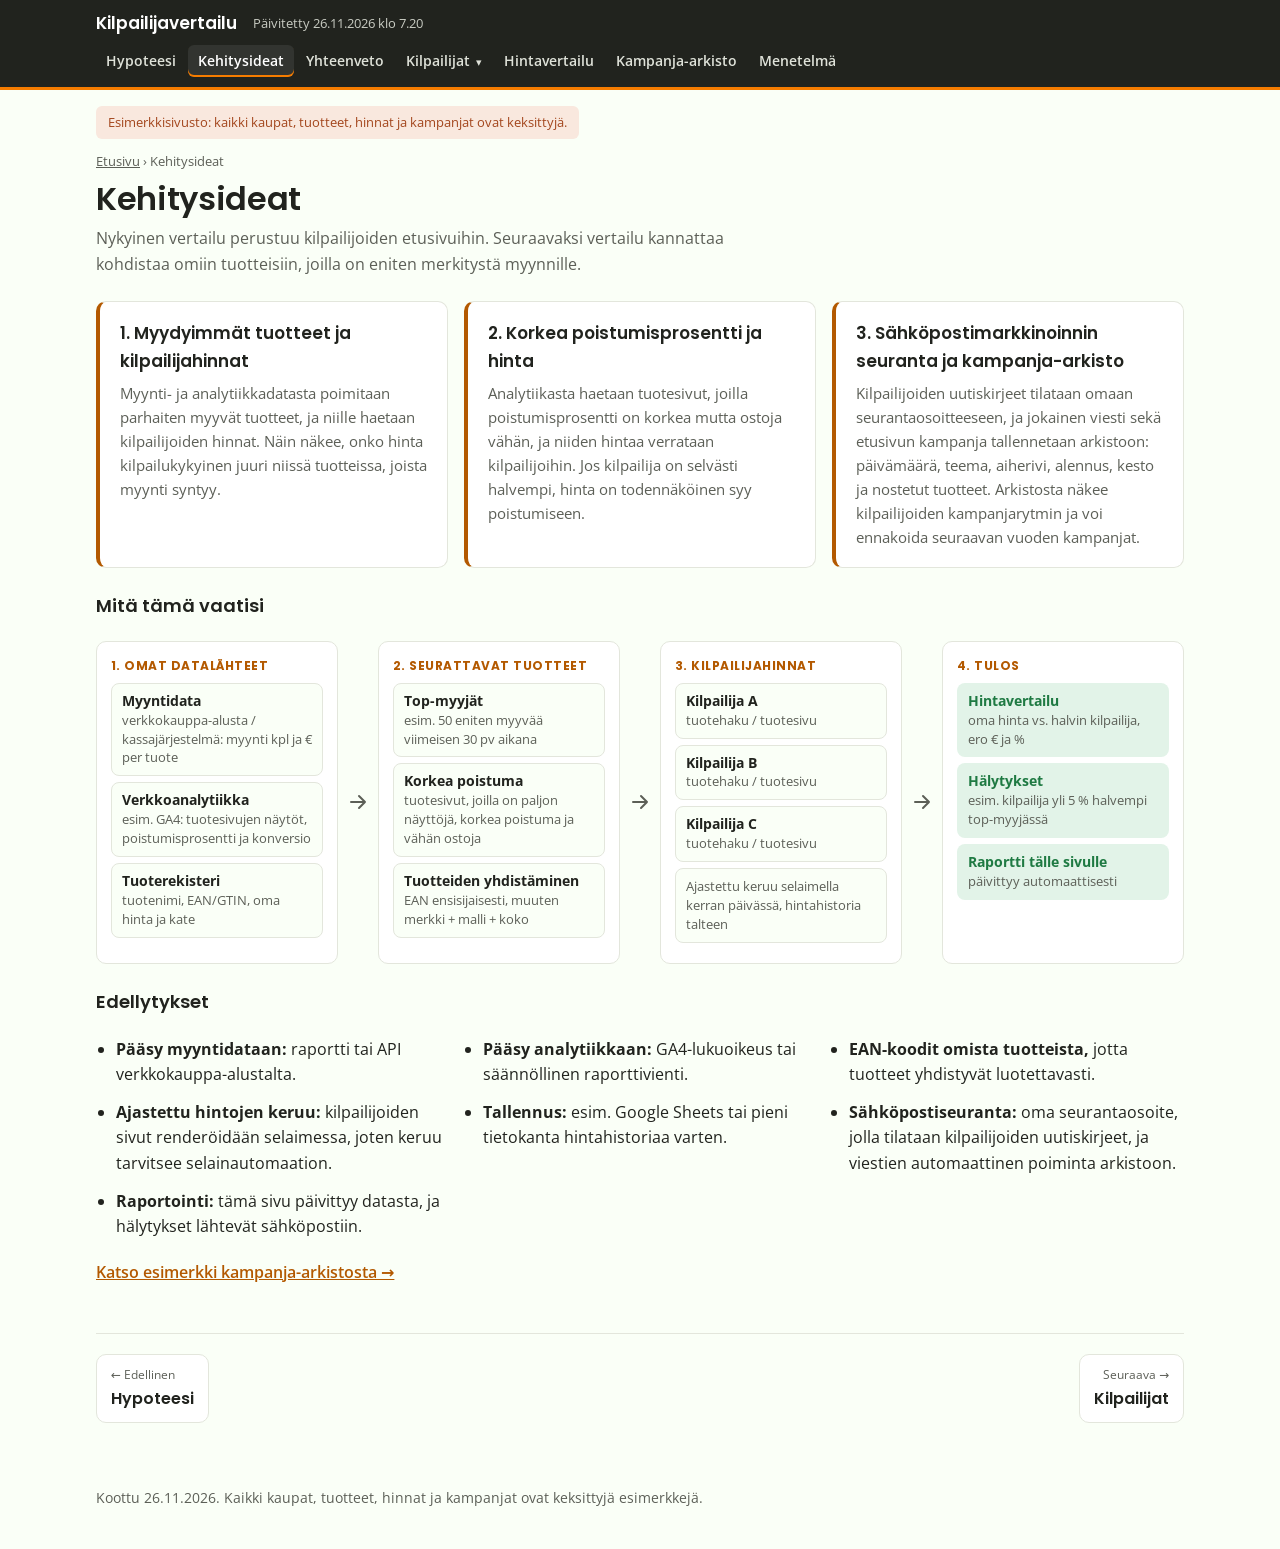
<file: kehitysideat.html>
<!doctype html>
<html lang="fi">
<head>
<meta charset="utf-8">
<meta name="viewport" content="width=device-width, initial-scale=1">
<title>Kehitysideat · Kilpailijavertailu</title>
<meta name="description" content="Kehitysideat kilpailijaseurannalle ja mitä niiden toteutus vaatisi.">
<link rel="preconnect" href="https://fonts.googleapis.com">
<link rel="preconnect" href="https://fonts.gstatic.com" crossorigin>
<link href="https://fonts.googleapis.com/css2?family=Open+Sans:wght@400;600;700&family=Poppins:wght@600;700&display=swap" rel="stylesheet">
<link rel="stylesheet" href="assets/style.css">
</head>
<body>
<header class="top">
  <div class="wrap">
    <a class="brandlink" href="index.html"><strong>Kilpailijavertailu</strong></a>
    <span class="updated">Päivitetty <time datetime="2026-11-26T07:20+02:00">26.11.2026 klo 7.20</time></span>
    <button type="button" class="navtoggle" aria-expanded="false" aria-controls="navlist"><span aria-hidden="true">☰</span> Valikko</button>
    <nav class="mainnav" aria-label="Päävalikko">
      <ul id="navlist">
        <li><a href="hypoteesi.html">Hypoteesi</a></li>
        <li><a href="kehitysideat.html" class="active" aria-current="page">Kehitysideat</a></li>
        <li><a href="index.html">Yhteenveto</a></li>
        <li class="has-sub">
          <button type="button" class="subtoggle" aria-expanded="false" aria-controls="sub-kilp">Kilpailijat <span aria-hidden="true">▾</span></button>
          <ul class="sub" id="sub-kilp">
            <li><a href="kilpailijat.html">Kaikki kilpailijat</a></li>
            <li><a href="kilpailija-a.html"><span class="dot" style="background:var(--ka)"></span>Kilpailija A</a></li>
            <li><a href="kilpailija-b.html"><span class="dot" style="background:var(--kb)"></span>Kilpailija B</a></li>
            <li><a href="kilpailija-c.html"><span class="dot" style="background:var(--kc)"></span>Kilpailija C</a></li>
          </ul>
        </li>
        <li><a href="hintavertailu.html">Hintavertailu</a></li>
        <li><a href="kampanja-arkisto.html">Kampanja-arkisto</a></li>
        <li><a href="menetelma.html">Menetelmä</a></li>
      </ul>
    </nav>
  </div>
</header>

<main class="wrap" id="top">
  <p class="fiction-note">Esimerkkisivusto: kaikki kaupat, tuotteet, hinnat ja kampanjat ovat keksittyjä.</p>
  <p class="crumbs"><a href="index.html">Etusivu</a> › Kehitysideat</p>
  <section id="kehitysideat">
    <h1>Kehitysideat</h1>
    <p class="lede">Nykyinen vertailu perustuu kilpailijoiden etusivuihin. Seuraavaksi vertailu kannattaa kohdistaa omiin tuotteisiin, joilla on eniten merkitystä myynnille.</p>
    <div class="ideas">
      <div class="idea">
        <h3>1. Myydyimmät tuotteet ja kilpailijahinnat</h3>
        <p>Myynti- ja analytiikkadatasta poimitaan parhaiten myyvät tuotteet, ja niille haetaan kilpailijoiden hinnat. Näin näkee, onko hinta kilpailukykyinen juuri niissä tuotteissa, joista myynti syntyy.</p>
      </div>
      <div class="idea">
        <h3>2. Korkea poistumisprosentti ja hinta</h3>
        <p>Analytiikasta haetaan tuotesivut, joilla poistumisprosentti on korkea mutta ostoja vähän, ja niiden hintaa verrataan kilpailijoihin. Jos kilpailija on selvästi halvempi, hinta on todennäköinen syy poistumiseen.</p>
      </div>
      <div class="idea">
        <h3>3. Sähköpostimarkkinoinnin seuranta ja kampanja-arkisto</h3>
        <p>Kilpailijoiden uutiskirjeet tilataan omaan seurantaosoitteeseen, ja jokainen viesti sekä etusivun kampanja tallennetaan arkistoon: päivämäärä, teema, aiherivi, alennus, kesto ja nostetut tuotteet. Arkistosta näkee kilpailijoiden kampanjarytmin ja voi ennakoida seuraavan vuoden kampanjat.</p>
      </div>
    </div>

    <h3>Mitä tämä vaatisi</h3>
    <div class="flow" role="img" aria-label="Kaavio: myynti- ja analytiikkadata valitsee seurattavat tuotteet, tuotteet yhdistetään kilpailijoiden tuotteisiin EAN-koodilla, kilpailijahinnat kerätään ajastetusti, ja tuloksena syntyy hintavertailu ja hälytykset.">
      <div class="stage">
        <div class="lbl">1. Omat datalähteet</div>
        <div class="node"><b>Myyntidata</b><span>verkkokauppa-alusta / kassajärjestelmä: myynti kpl ja € per tuote</span></div>
        <div class="node"><b>Verkkoanalytiikka</b><span>esim. GA4: tuotesivujen näytöt, poistumisprosentti ja konversio</span></div>
        <div class="node"><b>Tuoterekisteri</b><span>tuotenimi, EAN/GTIN, oma hinta ja kate</span></div>
      </div>
      <div class="arrow" aria-hidden="true"><svg viewBox="0 0 24 24" fill="none" stroke="currentColor" stroke-width="2" stroke-linecap="round" stroke-linejoin="round"><path d="M5 12h14M13 6l6 6-6 6"/></svg></div>
      <div class="stage">
        <div class="lbl">2. Seurattavat tuotteet</div>
        <div class="node"><b>Top-myyjät</b><span>esim. 50 eniten myyvää viimeisen 30 pv aikana</span></div>
        <div class="node"><b>Korkea poistuma</b><span>tuotesivut, joilla on paljon näyttöjä, korkea poistuma ja vähän ostoja</span></div>
        <div class="node"><b>Tuotteiden yhdistäminen</b><span>EAN ensisijaisesti, muuten merkki + malli + koko</span></div>
      </div>
      <div class="arrow" aria-hidden="true"><svg viewBox="0 0 24 24" fill="none" stroke="currentColor" stroke-width="2" stroke-linecap="round" stroke-linejoin="round"><path d="M5 12h14M13 6l6 6-6 6"/></svg></div>
      <div class="stage">
        <div class="lbl">3. Kilpailijahinnat</div>
        <div class="node"><b>Kilpailija A</b><span>tuotehaku / tuotesivu</span></div>
        <div class="node"><b>Kilpailija B</b><span>tuotehaku / tuotesivu</span></div>
        <div class="node"><b>Kilpailija C</b><span>tuotehaku / tuotesivu</span></div>
        <div class="node"><span>Ajastettu keruu selaimella kerran päivässä, hintahistoria talteen</span></div>
      </div>
      <div class="arrow" aria-hidden="true"><svg viewBox="0 0 24 24" fill="none" stroke="currentColor" stroke-width="2" stroke-linecap="round" stroke-linejoin="round"><path d="M5 12h14M13 6l6 6-6 6"/></svg></div>
      <div class="stage">
        <div class="lbl">4. Tulos</div>
        <div class="node out"><b>Hintavertailu</b><span>oma hinta vs. halvin kilpailija, ero € ja %</span></div>
        <div class="node out"><b>Hälytykset</b><span>esim. kilpailija yli 5 % halvempi top-myyjässä</span></div>
        <div class="node out"><b>Raportti tälle sivulle</b><span>päivittyy automaattisesti</span></div>
      </div>
    </div>
    <h3>Edellytykset</h3>
    <ul class="needs">
      <li><b>Pääsy myyntidataan:</b> raportti tai API verkkokauppa-alustalta.</li>
      <li><b>Pääsy analytiikkaan:</b> GA4-lukuoikeus tai säännöllinen raporttivienti.</li>
      <li><b>EAN-koodit omista tuotteista,</b> jotta tuotteet yhdistyvät luotettavasti.</li>
      <li><b>Ajastettu hintojen keruu:</b> kilpailijoiden sivut renderöidään selaimessa, joten keruu tarvitsee selainautomaation.</li>
      <li><b>Tallennus:</b> esim. Google Sheets tai pieni tietokanta hintahistoriaa varten.</li>
      <li><b>Sähköpostiseuranta:</b> oma seurantaosoite, jolla tilataan kilpailijoiden uutiskirjeet, ja viestien automaattinen poiminta arkistoon.</li>
      <li><b>Raportointi:</b> tämä sivu päivittyy datasta, ja hälytykset lähtevät sähköpostiin.</li>
    </ul>
    <p><a class="morelink" href="kampanja-arkisto.html">Katso esimerkki kampanja-arkistosta →</a></p>
  </section>

  <nav class="pager" aria-label="Sivut">
    <a class="prev" href="hypoteesi.html"><small>← Edellinen</small><b>Hypoteesi</b></a>
    <a class="next" href="kilpailijat.html"><small>Seuraava →</small><b>Kilpailijat</b></a>
  </nav>

  <footer>Koottu 26.11.2026. Kaikki kaupat, tuotteet, hinnat ja kampanjat ovat keksittyjä esimerkkejä.</footer>
</main>

<dialog id="lb"><img alt=""></dialog>
<script src="assets/site.js"></script>
</body>
</html>
</file>
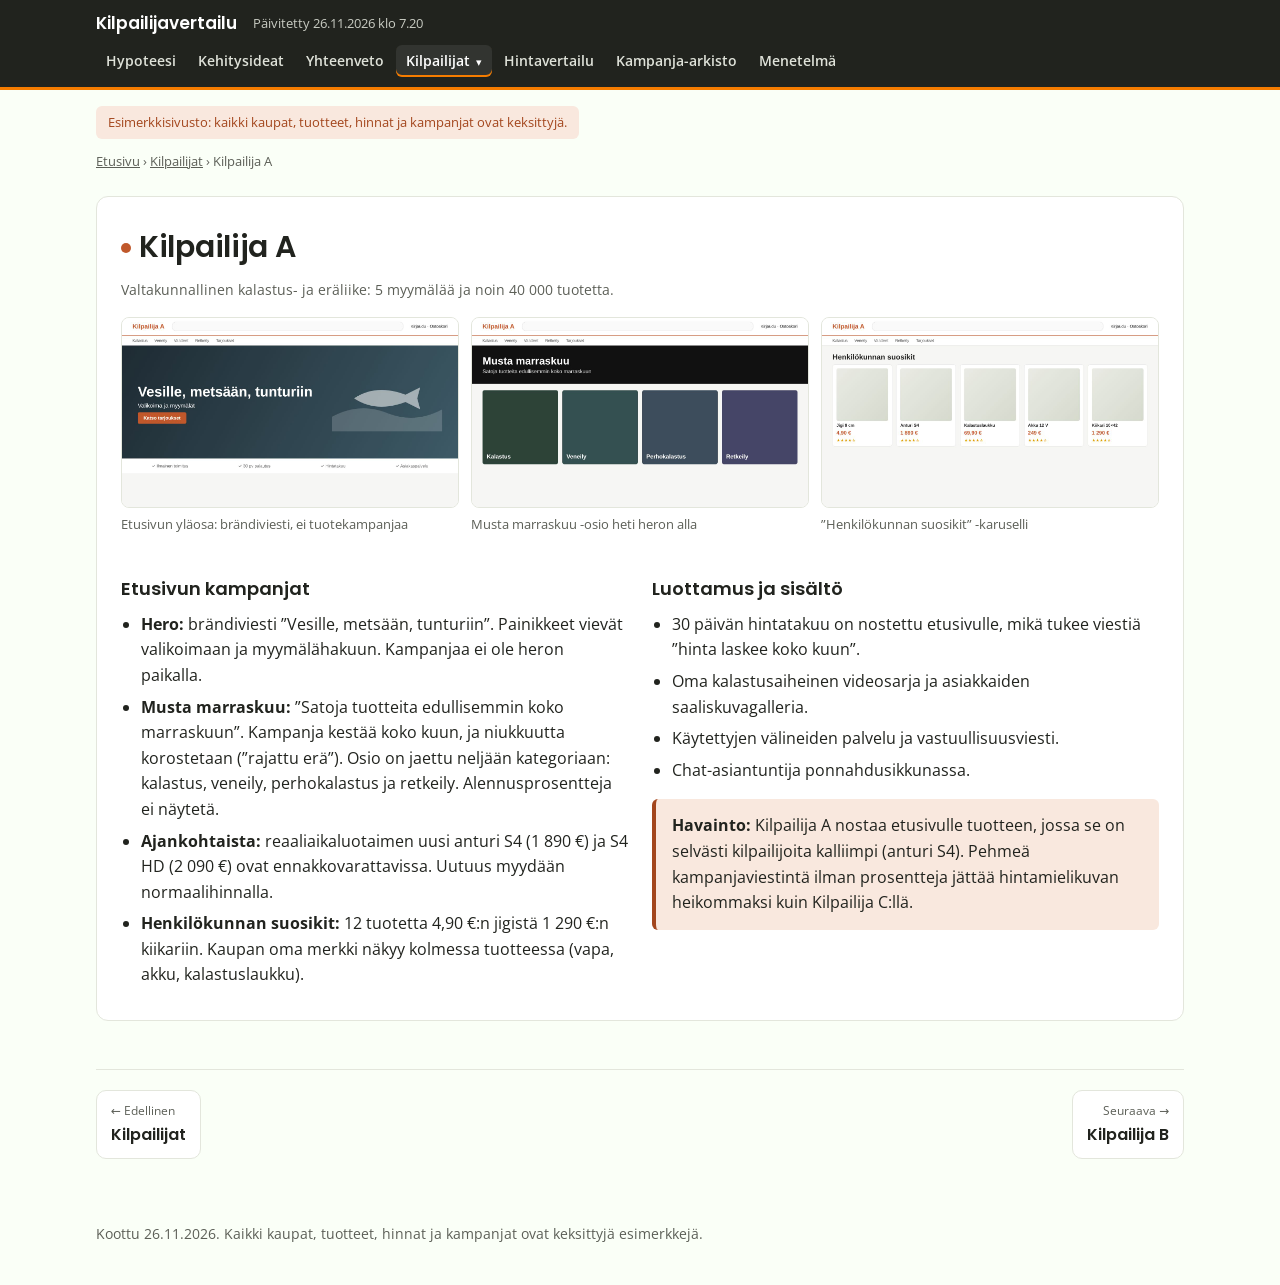
<file: kilpailija-a.html>
<!doctype html>
<html lang="fi">
<head>
<meta charset="utf-8">
<meta name="viewport" content="width=device-width, initial-scale=1">
<title>Kilpailija A · Kilpailijavertailu</title>
<meta name="description" content="Kilpailija A (keksitty kauppa): etusivun havainnekuvat ja kampanja-analyysi.">
<link rel="preconnect" href="https://fonts.googleapis.com">
<link rel="preconnect" href="https://fonts.gstatic.com" crossorigin>
<link href="https://fonts.googleapis.com/css2?family=Open+Sans:wght@400;600;700&family=Poppins:wght@600;700&display=swap" rel="stylesheet">
<link rel="stylesheet" href="assets/style.css">
</head>
<body>
<header class="top">
  <div class="wrap">
    <a class="brandlink" href="index.html"><strong>Kilpailijavertailu</strong></a>
    <span class="updated">Päivitetty <time datetime="2026-11-26T07:20+02:00">26.11.2026 klo 7.20</time></span>
    <button type="button" class="navtoggle" aria-expanded="false" aria-controls="navlist"><span aria-hidden="true">☰</span> Valikko</button>
    <nav class="mainnav" aria-label="Päävalikko">
      <ul id="navlist">
        <li><a href="hypoteesi.html">Hypoteesi</a></li>
        <li><a href="kehitysideat.html">Kehitysideat</a></li>
        <li><a href="index.html">Yhteenveto</a></li>
        <li class="has-sub">
          <button type="button" class="subtoggle active" aria-expanded="false" aria-controls="sub-kilp">Kilpailijat <span aria-hidden="true">▾</span></button>
          <ul class="sub" id="sub-kilp">
            <li><a href="kilpailijat.html">Kaikki kilpailijat</a></li>
            <li><a href="kilpailija-a.html" class="active" aria-current="page"><span class="dot" style="background:var(--ka)"></span>Kilpailija A</a></li>
            <li><a href="kilpailija-b.html"><span class="dot" style="background:var(--kb)"></span>Kilpailija B</a></li>
            <li><a href="kilpailija-c.html"><span class="dot" style="background:var(--kc)"></span>Kilpailija C</a></li>
          </ul>
        </li>
        <li><a href="hintavertailu.html">Hintavertailu</a></li>
        <li><a href="kampanja-arkisto.html">Kampanja-arkisto</a></li>
        <li><a href="menetelma.html">Menetelmä</a></li>
      </ul>
    </nav>
  </div>
</header>

<main class="wrap" id="top">
  <p class="fiction-note">Esimerkkisivusto: kaikki kaupat, tuotteet, hinnat ja kampanjat ovat keksittyjä.</p>
  <p class="crumbs"><a href="index.html">Etusivu</a> › <a href="kilpailijat.html">Kilpailijat</a> › Kilpailija A</p>
  <section class="comp" id="ka">
    <div class="comp-head">
      <h1><span class="dot" style="background:var(--ka)"></span>Kilpailija A</h1>
    </div>
    <p class="note">Valtakunnallinen kalastus- ja eräliike: 5 myymälää ja noin 40 000 tuotetta.</p>
    <div class="shots">
      <figure><img src="kuvat/kilpailija-a-etusivu.jpg" alt="Keksitty havainnekuva: Kilpailija A, etusivun yläosa: brändiviesti, ei tuotekampanjaa" loading="lazy"><figcaption>Etusivun yläosa: brändiviesti, ei tuotekampanjaa</figcaption></figure>
      <figure><img src="kuvat/kilpailija-a-kampanja.jpg" alt="Keksitty havainnekuva: Kilpailija A, musta marraskuu -osio heti heron alla" loading="lazy"><figcaption>Musta marraskuu -osio heti heron alla</figcaption></figure>
      <figure><img src="kuvat/kilpailija-a-tuotteet.jpg" alt="Keksitty havainnekuva: Kilpailija A, ”Henkilökunnan suosikit” -karuselli" loading="lazy"><figcaption>”Henkilökunnan suosikit” -karuselli</figcaption></figure>
    </div>
    <div class="cols">
      <div>
        <h3>Etusivun kampanjat</h3>
        <ul class="points">
          <li><b>Hero:</b> brändiviesti ”Vesille, metsään, tunturiin”. Painikkeet vievät valikoimaan ja myymälähakuun. Kampanjaa ei ole heron paikalla.</li>
          <li><b>Musta marraskuu:</b> ”Satoja tuotteita edullisemmin koko marraskuun”. Kampanja kestää koko kuun, ja niukkuutta korostetaan (”rajattu erä”). Osio on jaettu neljään kategoriaan: kalastus, veneily, perhokalastus ja retkeily. Alennusprosentteja ei näytetä.</li>
          <li><b>Ajankohtaista:</b> reaaliaikaluotaimen uusi anturi S4 (1 890 €) ja S4 HD (2 090 €) ovat ennakkovarattavissa. Uutuus myydään normaalihinnalla.</li>
          <li><b>Henkilökunnan suosikit:</b> 12 tuotetta 4,90 €:n jigistä 1 290 €:n kiikariin. Kaupan oma merkki näkyy kolmessa tuotteessa (vapa, akku, kalastuslaukku).</li>
        </ul>
      </div>
      <div>
        <h3>Luottamus ja sisältö</h3>
        <ul class="points">
          <li>30 päivän hintatakuu on nostettu etusivulle, mikä tukee viestiä ”hinta laskee koko kuun”.</li>
          <li>Oma kalastusaiheinen videosarja ja asiakkaiden saaliskuvagalleria.</li>
          <li>Käytettyjen välineiden palvelu ja vastuullisuusviesti.</li>
          <li>Chat-asiantuntija ponnahdusikkunassa.</li>
        </ul>
        <div class="callout"><b>Havainto:</b> Kilpailija A nostaa etusivulle tuotteen, jossa se on selvästi kilpailijoita kalliimpi (anturi S4). Pehmeä kampanjaviestintä ilman prosentteja jättää hintamielikuvan heikommaksi kuin Kilpailija C:llä.</div>
      </div>
    </div>
  </section>

  <nav class="pager" aria-label="Sivut">
    <a class="prev" href="kilpailijat.html"><small>← Edellinen</small><b>Kilpailijat</b></a>
    <a class="next" href="kilpailija-b.html"><small>Seuraava →</small><b>Kilpailija B</b></a>
  </nav>

  <footer>Koottu 26.11.2026. Kaikki kaupat, tuotteet, hinnat ja kampanjat ovat keksittyjä esimerkkejä.</footer>
</main>

<dialog id="lb"><img alt=""></dialog>
<script src="assets/site.js"></script>
</body>
</html>
</file>
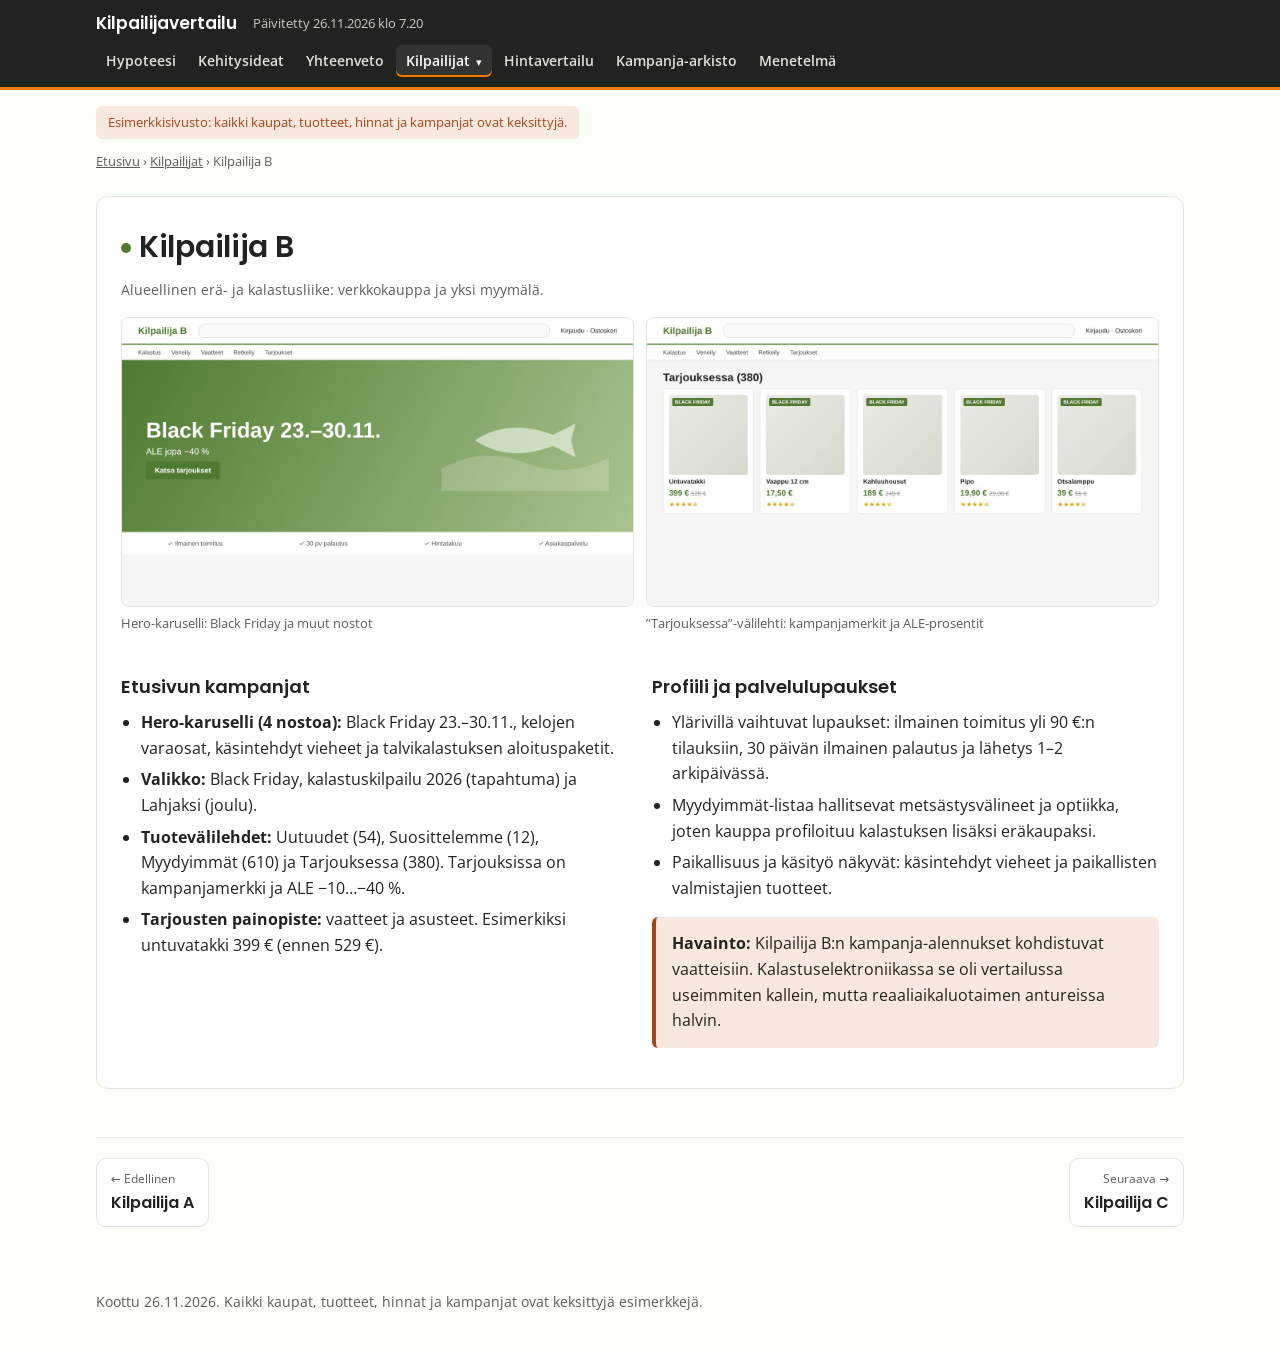
<file: kilpailija-b.html>
<!doctype html>
<html lang="fi">
<head>
<meta charset="utf-8">
<meta name="viewport" content="width=device-width, initial-scale=1">
<title>Kilpailija B · Kilpailijavertailu</title>
<meta name="description" content="Kilpailija B (keksitty kauppa): etusivun havainnekuvat ja kampanja-analyysi.">
<link rel="preconnect" href="https://fonts.googleapis.com">
<link rel="preconnect" href="https://fonts.gstatic.com" crossorigin>
<link href="https://fonts.googleapis.com/css2?family=Open+Sans:wght@400;600;700&family=Poppins:wght@600;700&display=swap" rel="stylesheet">
<link rel="stylesheet" href="assets/style.css">
</head>
<body>
<header class="top">
  <div class="wrap">
    <a class="brandlink" href="index.html"><strong>Kilpailijavertailu</strong></a>
    <span class="updated">Päivitetty <time datetime="2026-11-26T07:20+02:00">26.11.2026 klo 7.20</time></span>
    <button type="button" class="navtoggle" aria-expanded="false" aria-controls="navlist"><span aria-hidden="true">☰</span> Valikko</button>
    <nav class="mainnav" aria-label="Päävalikko">
      <ul id="navlist">
        <li><a href="hypoteesi.html">Hypoteesi</a></li>
        <li><a href="kehitysideat.html">Kehitysideat</a></li>
        <li><a href="index.html">Yhteenveto</a></li>
        <li class="has-sub">
          <button type="button" class="subtoggle active" aria-expanded="false" aria-controls="sub-kilp">Kilpailijat <span aria-hidden="true">▾</span></button>
          <ul class="sub" id="sub-kilp">
            <li><a href="kilpailijat.html">Kaikki kilpailijat</a></li>
            <li><a href="kilpailija-a.html"><span class="dot" style="background:var(--ka)"></span>Kilpailija A</a></li>
            <li><a href="kilpailija-b.html" class="active" aria-current="page"><span class="dot" style="background:var(--kb)"></span>Kilpailija B</a></li>
            <li><a href="kilpailija-c.html"><span class="dot" style="background:var(--kc)"></span>Kilpailija C</a></li>
          </ul>
        </li>
        <li><a href="hintavertailu.html">Hintavertailu</a></li>
        <li><a href="kampanja-arkisto.html">Kampanja-arkisto</a></li>
        <li><a href="menetelma.html">Menetelmä</a></li>
      </ul>
    </nav>
  </div>
</header>

<main class="wrap" id="top">
  <p class="fiction-note">Esimerkkisivusto: kaikki kaupat, tuotteet, hinnat ja kampanjat ovat keksittyjä.</p>
  <p class="crumbs"><a href="index.html">Etusivu</a> › <a href="kilpailijat.html">Kilpailijat</a> › Kilpailija B</p>
  <section class="comp" id="kb">
    <div class="comp-head">
      <h1><span class="dot" style="background:var(--kb)"></span>Kilpailija B</h1>
    </div>
    <p class="note">Alueellinen erä- ja kalastusliike: verkkokauppa ja yksi myymälä.</p>
    <div class="shots">
      <figure><img src="kuvat/kilpailija-b-etusivu.jpg" alt="Keksitty havainnekuva: Kilpailija B, hero-karuselli: Black Friday ja muut nostot" loading="lazy"><figcaption>Hero-karuselli: Black Friday ja muut nostot</figcaption></figure>
      <figure><img src="kuvat/kilpailija-b-tarjoukset.jpg" alt="Keksitty havainnekuva: Kilpailija B, ”Tarjouksessa”-välilehti: kampanjamerkit ja ALE-prosentit" loading="lazy"><figcaption>”Tarjouksessa”-välilehti: kampanjamerkit ja ALE-prosentit</figcaption></figure>
    </div>
    <div class="cols">
      <div>
        <h3>Etusivun kampanjat</h3>
        <ul class="points">
          <li><b>Hero-karuselli (4 nostoa):</b> Black Friday 23.–30.11., kelojen varaosat, käsintehdyt vieheet ja talvikalastuksen aloituspaketit.</li>
          <li><b>Valikko:</b> Black Friday, kalastuskilpailu 2026 (tapahtuma) ja Lahjaksi (joulu).</li>
          <li><b>Tuotevälilehdet:</b> Uutuudet (54), Suosittelemme (12), Myydyimmät (610) ja Tarjouksessa (380). Tarjouksissa on kampanjamerkki ja ALE −10…−40 %.</li>
          <li><b>Tarjousten painopiste:</b> vaatteet ja asusteet. Esimerkiksi untuvatakki 399 € (ennen 529 €).</li>
        </ul>
      </div>
      <div>
        <h3>Profiili ja palvelulupaukset</h3>
        <ul class="points">
          <li>Ylärivillä vaihtuvat lupaukset: ilmainen toimitus yli 90 €:n tilauksiin, 30 päivän ilmainen palautus ja lähetys 1–2 arkipäivässä.</li>
          <li>Myydyimmät-listaa hallitsevat metsästysvälineet ja optiikka, joten kauppa profiloituu kalastuksen lisäksi eräkaupaksi.</li>
          <li>Paikallisuus ja käsityö näkyvät: käsintehdyt vieheet ja paikallisten valmistajien tuotteet.</li>
        </ul>
        <div class="callout"><b>Havainto:</b> Kilpailija B:n kampanja-alennukset kohdistuvat vaatteisiin. Kalastuselektroniikassa se oli vertailussa useimmiten kallein, mutta reaaliaikaluotaimen antureissa halvin.</div>
      </div>
    </div>
  </section>

  <nav class="pager" aria-label="Sivut">
    <a class="prev" href="kilpailija-a.html"><small>← Edellinen</small><b>Kilpailija A</b></a>
    <a class="next" href="kilpailija-c.html"><small>Seuraava →</small><b>Kilpailija C</b></a>
  </nav>

  <footer>Koottu 26.11.2026. Kaikki kaupat, tuotteet, hinnat ja kampanjat ovat keksittyjä esimerkkejä.</footer>
</main>

<dialog id="lb"><img alt=""></dialog>
<script src="assets/site.js"></script>
</body>
</html>
</file>
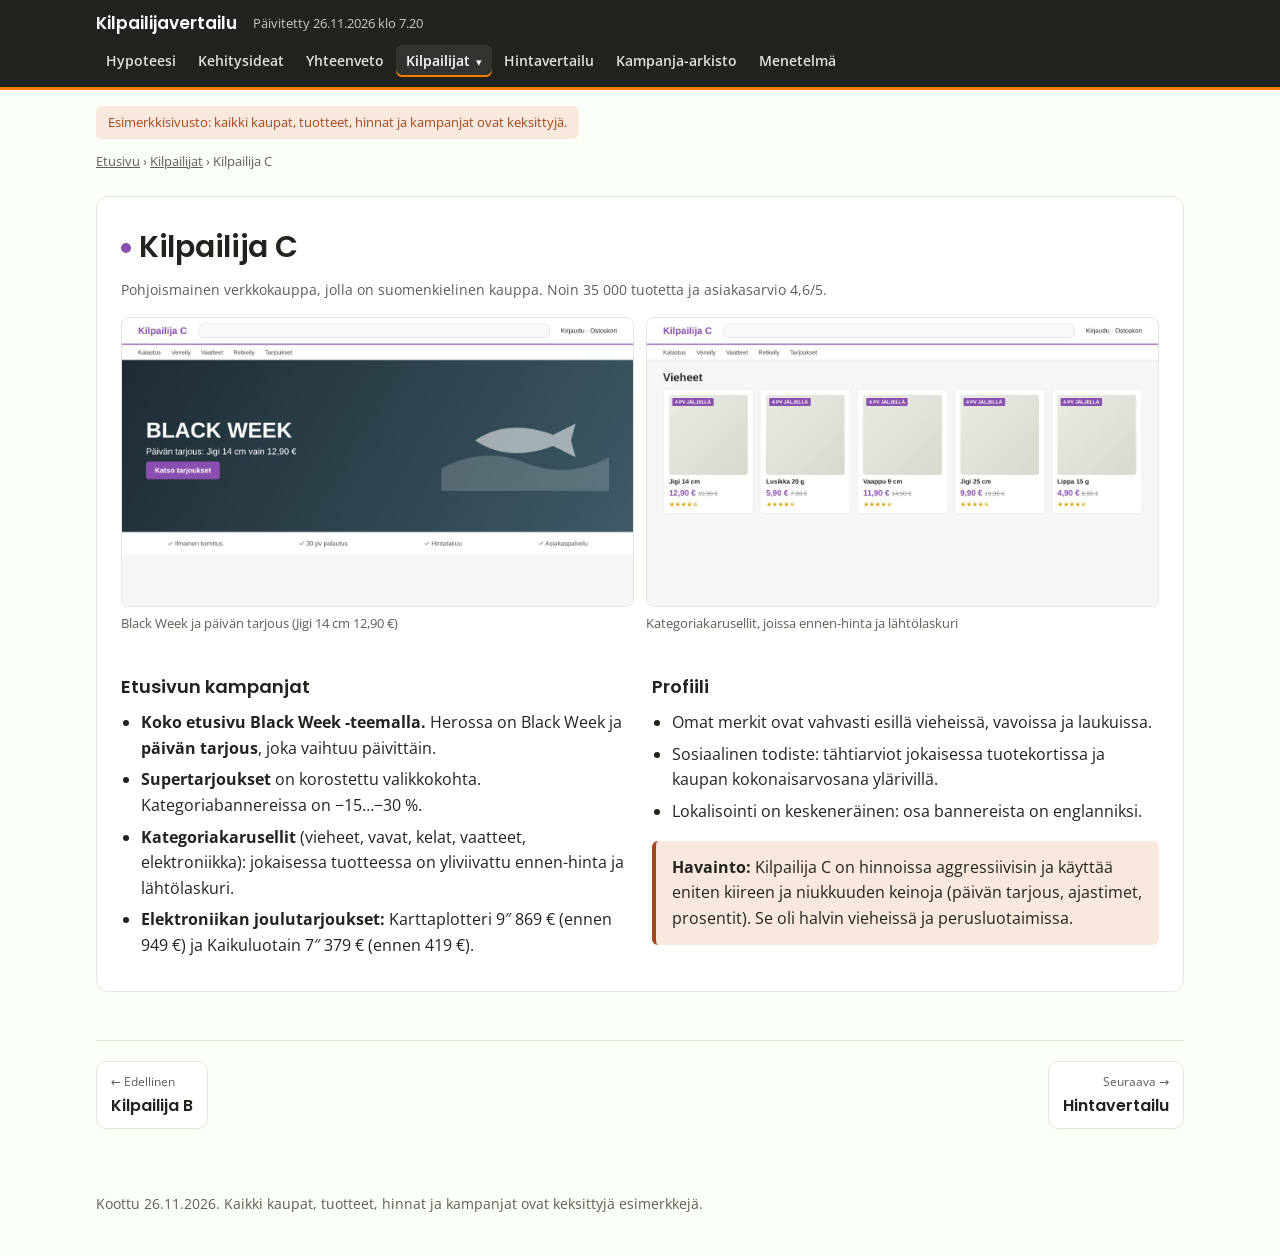
<file: kilpailija-c.html>
<!doctype html>
<html lang="fi">
<head>
<meta charset="utf-8">
<meta name="viewport" content="width=device-width, initial-scale=1">
<title>Kilpailija C · Kilpailijavertailu</title>
<meta name="description" content="Kilpailija C (keksitty kauppa): etusivun havainnekuvat ja kampanja-analyysi.">
<link rel="preconnect" href="https://fonts.googleapis.com">
<link rel="preconnect" href="https://fonts.gstatic.com" crossorigin>
<link href="https://fonts.googleapis.com/css2?family=Open+Sans:wght@400;600;700&family=Poppins:wght@600;700&display=swap" rel="stylesheet">
<link rel="stylesheet" href="assets/style.css">
</head>
<body>
<header class="top">
  <div class="wrap">
    <a class="brandlink" href="index.html"><strong>Kilpailijavertailu</strong></a>
    <span class="updated">Päivitetty <time datetime="2026-11-26T07:20+02:00">26.11.2026 klo 7.20</time></span>
    <button type="button" class="navtoggle" aria-expanded="false" aria-controls="navlist"><span aria-hidden="true">☰</span> Valikko</button>
    <nav class="mainnav" aria-label="Päävalikko">
      <ul id="navlist">
        <li><a href="hypoteesi.html">Hypoteesi</a></li>
        <li><a href="kehitysideat.html">Kehitysideat</a></li>
        <li><a href="index.html">Yhteenveto</a></li>
        <li class="has-sub">
          <button type="button" class="subtoggle active" aria-expanded="false" aria-controls="sub-kilp">Kilpailijat <span aria-hidden="true">▾</span></button>
          <ul class="sub" id="sub-kilp">
            <li><a href="kilpailijat.html">Kaikki kilpailijat</a></li>
            <li><a href="kilpailija-a.html"><span class="dot" style="background:var(--ka)"></span>Kilpailija A</a></li>
            <li><a href="kilpailija-b.html"><span class="dot" style="background:var(--kb)"></span>Kilpailija B</a></li>
            <li><a href="kilpailija-c.html" class="active" aria-current="page"><span class="dot" style="background:var(--kc)"></span>Kilpailija C</a></li>
          </ul>
        </li>
        <li><a href="hintavertailu.html">Hintavertailu</a></li>
        <li><a href="kampanja-arkisto.html">Kampanja-arkisto</a></li>
        <li><a href="menetelma.html">Menetelmä</a></li>
      </ul>
    </nav>
  </div>
</header>

<main class="wrap" id="top">
  <p class="fiction-note">Esimerkkisivusto: kaikki kaupat, tuotteet, hinnat ja kampanjat ovat keksittyjä.</p>
  <p class="crumbs"><a href="index.html">Etusivu</a> › <a href="kilpailijat.html">Kilpailijat</a> › Kilpailija C</p>
  <section class="comp" id="kc">
    <div class="comp-head">
      <h1><span class="dot" style="background:var(--kc)"></span>Kilpailija C</h1>
    </div>
    <p class="note">Pohjoismainen verkkokauppa, jolla on suomenkielinen kauppa. Noin 35 000 tuotetta ja asiakasarvio 4,6/5.</p>
    <div class="shots">
      <figure><img src="kuvat/kilpailija-c-etusivu.jpg" alt="Keksitty havainnekuva: Kilpailija C, black Week ja päivän tarjous (Jigi 14 cm 12,90 €)" loading="lazy"><figcaption>Black Week ja päivän tarjous (Jigi 14 cm 12,90 €)</figcaption></figure>
      <figure><img src="kuvat/kilpailija-c-tuotteet.jpg" alt="Keksitty havainnekuva: Kilpailija C, kategoriakarusellit, joissa ennen-hinta ja lähtölaskuri" loading="lazy"><figcaption>Kategoriakarusellit, joissa ennen-hinta ja lähtölaskuri</figcaption></figure>
    </div>
    <div class="cols">
      <div>
        <h3>Etusivun kampanjat</h3>
        <ul class="points">
          <li><b>Koko etusivu Black Week -teemalla.</b> Herossa on Black Week ja <b>päivän tarjous</b>, joka vaihtuu päivittäin.</li>
          <li><b>Supertarjoukset</b> on korostettu valikkokohta. Kategoriabannereissa on −15…−30 %.</li>
          <li><b>Kategoriakarusellit</b> (vieheet, vavat, kelat, vaatteet, elektroniikka): jokaisessa tuotteessa on yliviivattu ennen-hinta ja lähtölaskuri.</li>
          <li><b>Elektroniikan joulutarjoukset:</b> Karttaplotteri 9″ 869 € (ennen 949 €) ja Kaikuluotain 7″ 379 € (ennen 419 €).</li>
        </ul>
      </div>
      <div>
        <h3>Profiili</h3>
        <ul class="points">
          <li>Omat merkit ovat vahvasti esillä vieheissä, vavoissa ja laukuissa.</li>
          <li>Sosiaalinen todiste: tähtiarviot jokaisessa tuotekortissa ja kaupan kokonaisarvosana ylärivillä.</li>
          <li>Lokalisointi on keskeneräinen: osa bannereista on englanniksi.</li>
        </ul>
        <div class="callout"><b>Havainto:</b> Kilpailija C on hinnoissa aggressiivisin ja käyttää eniten kiireen ja niukkuuden keinoja (päivän tarjous, ajastimet, prosentit). Se oli halvin vieheissä ja perusluotaimissa.</div>
      </div>
    </div>
  </section>

  <nav class="pager" aria-label="Sivut">
    <a class="prev" href="kilpailija-b.html"><small>← Edellinen</small><b>Kilpailija B</b></a>
    <a class="next" href="hintavertailu.html"><small>Seuraava →</small><b>Hintavertailu</b></a>
  </nav>

  <footer>Koottu 26.11.2026. Kaikki kaupat, tuotteet, hinnat ja kampanjat ovat keksittyjä esimerkkejä.</footer>
</main>

<dialog id="lb"><img alt=""></dialog>
<script src="assets/site.js"></script>
</body>
</html>
</file>
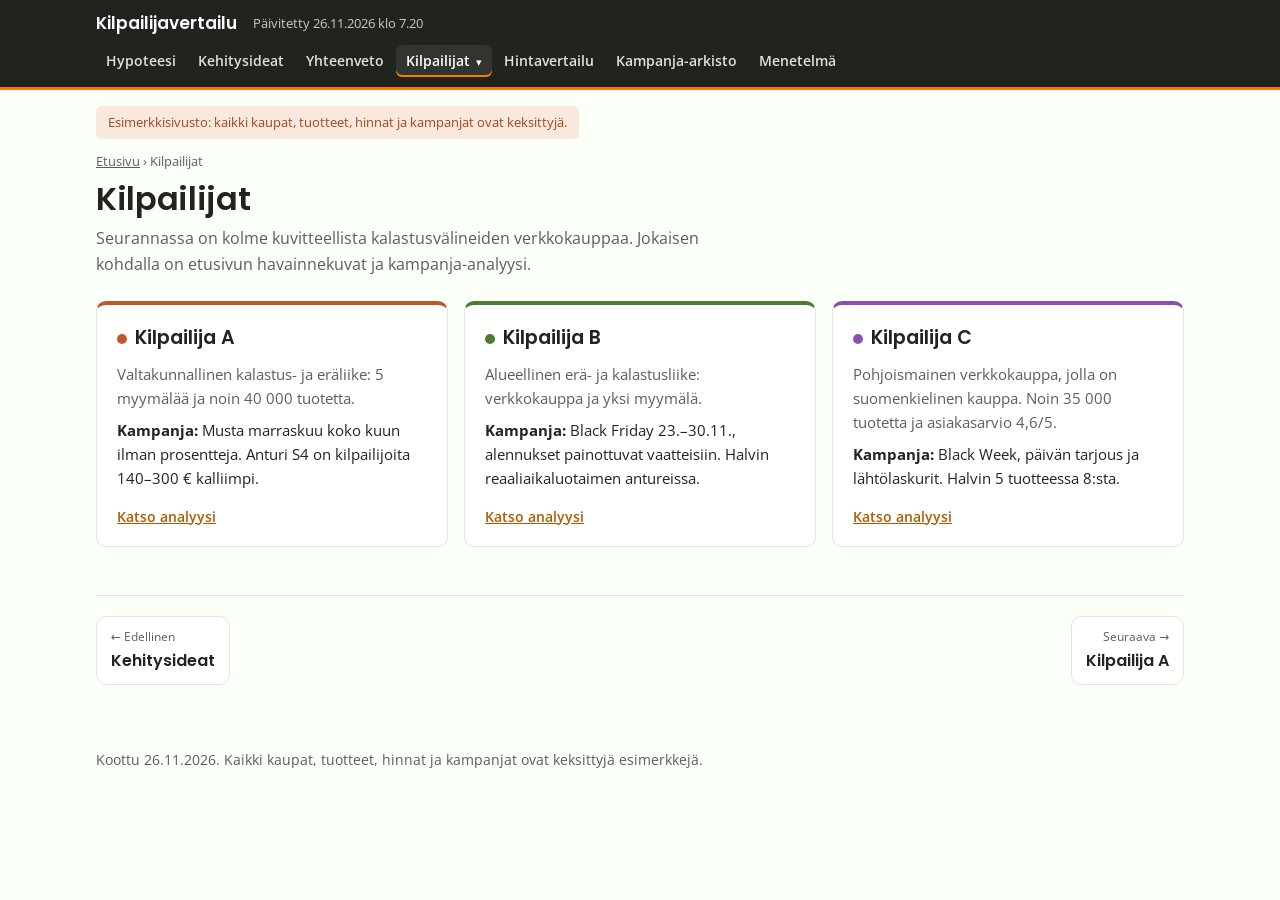
<file: kilpailijat.html>
<!doctype html>
<html lang="fi">
<head>
<meta charset="utf-8">
<meta name="viewport" content="width=device-width, initial-scale=1">
<title>Kilpailijat · Kilpailijavertailu</title>
<meta name="description" content="Seurattavat kuvitteelliset kilpailijat A, B ja C.">
<link rel="preconnect" href="https://fonts.googleapis.com">
<link rel="preconnect" href="https://fonts.gstatic.com" crossorigin>
<link href="https://fonts.googleapis.com/css2?family=Open+Sans:wght@400;600;700&family=Poppins:wght@600;700&display=swap" rel="stylesheet">
<link rel="stylesheet" href="assets/style.css">
</head>
<body>
<header class="top">
  <div class="wrap">
    <a class="brandlink" href="index.html"><strong>Kilpailijavertailu</strong></a>
    <span class="updated">Päivitetty <time datetime="2026-11-26T07:20+02:00">26.11.2026 klo 7.20</time></span>
    <button type="button" class="navtoggle" aria-expanded="false" aria-controls="navlist"><span aria-hidden="true">☰</span> Valikko</button>
    <nav class="mainnav" aria-label="Päävalikko">
      <ul id="navlist">
        <li><a href="hypoteesi.html">Hypoteesi</a></li>
        <li><a href="kehitysideat.html">Kehitysideat</a></li>
        <li><a href="index.html">Yhteenveto</a></li>
        <li class="has-sub">
          <button type="button" class="subtoggle active" aria-expanded="false" aria-controls="sub-kilp">Kilpailijat <span aria-hidden="true">▾</span></button>
          <ul class="sub" id="sub-kilp">
            <li><a href="kilpailijat.html" class="active" aria-current="page">Kaikki kilpailijat</a></li>
            <li><a href="kilpailija-a.html"><span class="dot" style="background:var(--ka)"></span>Kilpailija A</a></li>
            <li><a href="kilpailija-b.html"><span class="dot" style="background:var(--kb)"></span>Kilpailija B</a></li>
            <li><a href="kilpailija-c.html"><span class="dot" style="background:var(--kc)"></span>Kilpailija C</a></li>
          </ul>
        </li>
        <li><a href="hintavertailu.html">Hintavertailu</a></li>
        <li><a href="kampanja-arkisto.html">Kampanja-arkisto</a></li>
        <li><a href="menetelma.html">Menetelmä</a></li>
      </ul>
    </nav>
  </div>
</header>

<main class="wrap" id="top">
  <p class="fiction-note">Esimerkkisivusto: kaikki kaupat, tuotteet, hinnat ja kampanjat ovat keksittyjä.</p>
  <p class="crumbs"><a href="index.html">Etusivu</a> › Kilpailijat</p>
  <section id="kilpailijat">
    <h1>Kilpailijat</h1>
    <p class="lede">Seurannassa on kolme kuvitteellista kalastusvälineiden verkkokauppaa. Jokaisen kohdalla on etusivun havainnekuvat ja kampanja-analyysi.</p>
    <div class="complist">
      <div class="compcard" style="--c:var(--ka)">
        <h3><span class="dot" style="background:var(--ka)"></span>Kilpailija A</h3>
        <p class="note">Valtakunnallinen kalastus- ja eräliike: 5 myymälää ja noin 40 000 tuotetta.</p>
        <p><b>Kampanja:</b> Musta marraskuu koko kuun ilman prosentteja. Anturi S4 on kilpailijoita 140–300 € kalliimpi.</p>
        <div class="links"><a href="kilpailija-a.html">Katso analyysi</a></div>
      </div>
      <div class="compcard" style="--c:var(--kb)">
        <h3><span class="dot" style="background:var(--kb)"></span>Kilpailija B</h3>
        <p class="note">Alueellinen erä- ja kalastusliike: verkkokauppa ja yksi myymälä.</p>
        <p><b>Kampanja:</b> Black Friday 23.–30.11., alennukset painottuvat vaatteisiin. Halvin reaaliaikaluotaimen antureissa.</p>
        <div class="links"><a href="kilpailija-b.html">Katso analyysi</a></div>
      </div>
      <div class="compcard" style="--c:var(--kc)">
        <h3><span class="dot" style="background:var(--kc)"></span>Kilpailija C</h3>
        <p class="note">Pohjoismainen verkkokauppa, jolla on suomenkielinen kauppa. Noin 35 000 tuotetta ja asiakasarvio 4,6/5.</p>
        <p><b>Kampanja:</b> Black Week, päivän tarjous ja lähtölaskurit. Halvin 5 tuotteessa 8:sta.</p>
        <div class="links"><a href="kilpailija-c.html">Katso analyysi</a></div>
      </div>
    </div>
  </section>

  <nav class="pager" aria-label="Sivut">
    <a class="prev" href="kehitysideat.html"><small>← Edellinen</small><b>Kehitysideat</b></a>
    <a class="next" href="kilpailija-a.html"><small>Seuraava →</small><b>Kilpailija A</b></a>
  </nav>

  <footer>Koottu 26.11.2026. Kaikki kaupat, tuotteet, hinnat ja kampanjat ovat keksittyjä esimerkkejä.</footer>
</main>

<dialog id="lb"><img alt=""></dialog>
<script src="assets/site.js"></script>
</body>
</html>
</file>
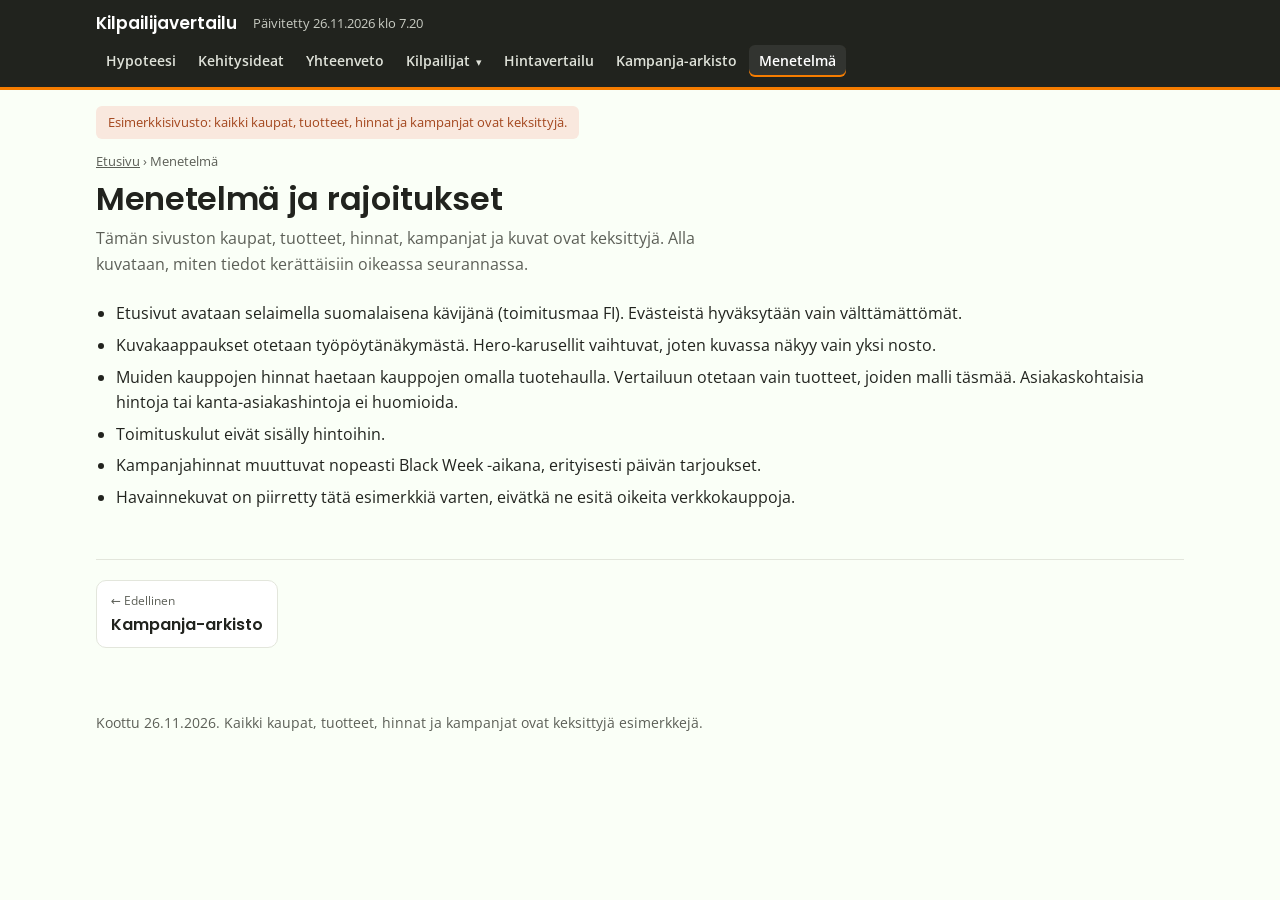
<file: menetelma.html>
<!doctype html>
<html lang="fi">
<head>
<meta charset="utf-8">
<meta name="viewport" content="width=device-width, initial-scale=1">
<title>Menetelmä · Kilpailijavertailu</title>
<meta name="description" content="Miten tiedot kerättiin ja vertailun rajoitukset.">
<link rel="preconnect" href="https://fonts.googleapis.com">
<link rel="preconnect" href="https://fonts.gstatic.com" crossorigin>
<link href="https://fonts.googleapis.com/css2?family=Open+Sans:wght@400;600;700&family=Poppins:wght@600;700&display=swap" rel="stylesheet">
<link rel="stylesheet" href="assets/style.css">
</head>
<body>
<header class="top">
  <div class="wrap">
    <a class="brandlink" href="index.html"><strong>Kilpailijavertailu</strong></a>
    <span class="updated">Päivitetty <time datetime="2026-11-26T07:20+02:00">26.11.2026 klo 7.20</time></span>
    <button type="button" class="navtoggle" aria-expanded="false" aria-controls="navlist"><span aria-hidden="true">☰</span> Valikko</button>
    <nav class="mainnav" aria-label="Päävalikko">
      <ul id="navlist">
        <li><a href="hypoteesi.html">Hypoteesi</a></li>
        <li><a href="kehitysideat.html">Kehitysideat</a></li>
        <li><a href="index.html">Yhteenveto</a></li>
        <li class="has-sub">
          <button type="button" class="subtoggle" aria-expanded="false" aria-controls="sub-kilp">Kilpailijat <span aria-hidden="true">▾</span></button>
          <ul class="sub" id="sub-kilp">
            <li><a href="kilpailijat.html">Kaikki kilpailijat</a></li>
            <li><a href="kilpailija-a.html"><span class="dot" style="background:var(--ka)"></span>Kilpailija A</a></li>
            <li><a href="kilpailija-b.html"><span class="dot" style="background:var(--kb)"></span>Kilpailija B</a></li>
            <li><a href="kilpailija-c.html"><span class="dot" style="background:var(--kc)"></span>Kilpailija C</a></li>
          </ul>
        </li>
        <li><a href="hintavertailu.html">Hintavertailu</a></li>
        <li><a href="kampanja-arkisto.html">Kampanja-arkisto</a></li>
        <li><a href="menetelma.html" class="active" aria-current="page">Menetelmä</a></li>
      </ul>
    </nav>
  </div>
</header>

<main class="wrap" id="top">
  <p class="fiction-note">Esimerkkisivusto: kaikki kaupat, tuotteet, hinnat ja kampanjat ovat keksittyjä.</p>
  <p class="crumbs"><a href="index.html">Etusivu</a> › Menetelmä</p>
  <section id="menetelma">
    <h1>Menetelmä ja rajoitukset</h1>
    <p class="lede">Tämän sivuston kaupat, tuotteet, hinnat, kampanjat ja kuvat ovat keksittyjä. Alla kuvataan, miten tiedot kerättäisiin oikeassa seurannassa.</p>
    <ul class="points">
      <li>Etusivut avataan selaimella suomalaisena kävijänä (toimitusmaa FI). Evästeistä hyväksytään vain välttämättömät.</li>
      <li>Kuvakaappaukset otetaan työpöytänäkymästä. Hero-karusellit vaihtuvat, joten kuvassa näkyy vain yksi nosto.</li>
      <li>Muiden kauppojen hinnat haetaan kauppojen omalla tuotehaulla. Vertailuun otetaan vain tuotteet, joiden malli täsmää. Asiakaskohtaisia hintoja tai kanta-asiakashintoja ei huomioida.</li>
      <li>Toimituskulut eivät sisälly hintoihin.</li>
      <li>Kampanjahinnat muuttuvat nopeasti Black Week -aikana, erityisesti päivän tarjoukset.</li>
      <li>Havainnekuvat on piirretty tätä esimerkkiä varten, eivätkä ne esitä oikeita verkkokauppoja.</li>
    </ul>
  </section>

  <nav class="pager" aria-label="Sivut">
    <a class="prev" href="kampanja-arkisto.html"><small>← Edellinen</small><b>Kampanja-arkisto</b></a>
  </nav>

  <footer>Koottu 26.11.2026. Kaikki kaupat, tuotteet, hinnat ja kampanjat ovat keksittyjä esimerkkejä.</footer>
</main>

<dialog id="lb"><img alt=""></dialog>
<script src="assets/site.js"></script>
</body>
</html>
</file>
<file: assets/style.css>
:root{
  /* Taimenmies-blogin väripaletti: vaalea vihertävä tausta, tumma oliivi, oranssi korostus */
  --bg:#fafff7; --surface:#ffffff; --text:#21231e; --muted:#5c5f57; --border:#e3e6dc;
  --brand:#f57c00; --dark:#21231e;
  --accent:#b35900; --accent-soft:#fff1e2; --warn:#a3461d; --warn-soft:#f9e8de; --good:#1f7a43; --good-soft:#e2f3e8;
  --ka:#c0582b; --kb:#4f7a2f; --kc:#8a4fb0;
}
@media (prefers-color-scheme: dark){
  :root:not([data-theme="light"]){
    --bg:#161814; --surface:#21231e; --text:#eceee8; --muted:#a9ada3; --border:#33362f;
    --brand:#f57c00; --dark:#0f100d;
    --accent:#ff9a3c; --accent-soft:#3a2a1a; --warn:#f0a07a; --warn-soft:#3a2219; --good:#7fd49f; --good-soft:#1c3426;
  }
}
:root[data-theme="dark"]{
  --bg:#161814; --surface:#21231e; --text:#eceee8; --muted:#a9ada3; --border:#33362f;
  --brand:#f57c00; --dark:#0f100d;
  --accent:#ff9a3c; --accent-soft:#3a2a1a; --warn:#f0a07a; --warn-soft:#3a2219; --good:#7fd49f; --good-soft:#1c3426;
}
*{box-sizing:border-box}
html{-webkit-text-size-adjust:100%}
body{margin:0;background:var(--bg);color:var(--text);font:16px/1.6 "Open Sans",system-ui,-apple-system,"Segoe UI",Roboto,sans-serif}
h1,h2,h3,header.top strong,.kpi,.stage .lbl{font-family:Poppins,system-ui,sans-serif;font-weight:600}
h1,h2{letter-spacing:-.01em}
a{color:var(--accent)}
.wrap{max-width:1120px;margin:0 auto;padding:0 16px}
header.top{border-bottom:3px solid var(--brand);background:var(--dark);color:#fff;position:sticky;top:0;z-index:50}
header.top .updated{color:#c9ccc3}
header.top .wrap{display:flex;gap:8px 16px;align-items:center;padding-top:10px;padding-bottom:10px;flex-wrap:wrap}
.brandlink{color:#fff;text-decoration:none}
header.top .updated{font-size:12.5px;margin-right:auto}
.mainnav ul{list-style:none;margin:0;padding:0}
#navlist{display:flex;gap:2px;align-items:center}
#navlist > li{position:relative}
#navlist a,.subtoggle{display:inline-flex;align-items:center;gap:6px;font:600 14px/1 "Open Sans",system-ui,sans-serif;color:#dfe2d9;text-decoration:none;padding:9px 10px;border-radius:6px;background:none;border:0;cursor:pointer;white-space:nowrap}
#navlist a:hover,.subtoggle:hover,#navlist a.active,.subtoggle.active{color:#fff;background:rgba(255,255,255,.08)}
#navlist a.active,.subtoggle.active{box-shadow:inset 0 -2px 0 var(--brand)}
#navlist a:focus-visible,.subtoggle:focus-visible,.navtoggle:focus-visible{outline:2px solid var(--brand);outline-offset:1px}
.subtoggle span{font-size:11px;transition:transform .15s}
.subtoggle[aria-expanded="true"] span{transform:rotate(180deg)}
.sub{display:none;position:absolute;top:100%;left:0;margin-top:6px;min-width:220px;background:var(--dark);border:1px solid #3a3d35;border-top:3px solid var(--brand);border-radius:0 0 8px 8px;padding:6px!important;box-shadow:0 10px 24px rgba(0,0,0,.25)}
.has-sub.open .sub,.has-sub:focus-within .sub,.subtoggle[aria-expanded="true"] + .sub{display:block}
.has-sub.esc .sub{display:none!important}
.has-sub.open::after,.has-sub:focus-within::after{content:"";position:absolute;left:-8px;right:-8px;top:100%;height:14px}
.has-sub.open .subtoggle span,.has-sub:focus-within .subtoggle span{transform:rotate(180deg)}
.sub a{display:flex!important;width:100%;padding:10px 12px!important}
.navtoggle{display:none;font:600 14px/1 "Open Sans",system-ui,sans-serif;color:#fff;background:rgba(255,255,255,.08);border:1px solid #3a3d35;border-radius:6px;padding:9px 12px;cursor:pointer}
section[id],h3[id]{scroll-margin-top:84px}
@media (max-width:1000px){
  .navtoggle{display:inline-flex;gap:6px}
  .mainnav{width:100%;display:none}
  .mainnav.open{display:block}
  #navlist{flex-direction:column;align-items:stretch;padding:6px 0 4px}
  #navlist a,.subtoggle{width:100%;padding:12px 10px}
  .sub{display:block;position:static;border:0;box-shadow:none;background:none;padding:0 0 0 16px!important;min-width:0}
  .subtoggle span{display:none}
  section[id],h3[id]{scroll-margin-top:72px}
}
@media (prefers-reduced-motion:reduce){.subtoggle span{transition:none}}
header.top strong{font-size:17px}
h1{font-size:32px;line-height:1.2;margin:8px 0 8px}
.updated{font-size:13px;color:var(--muted)}
.updated-banner{display:inline-block;margin:32px 0 0;font-size:13px;font-weight:600;padding:4px 10px;border-radius:999px;background:var(--accent-soft);color:var(--accent)}
h2{font-size:24px;margin:56px 0 12px;line-height:1.25}
section:not(.comp) > h2::before{content:"";display:block;width:40px;height:3px;border-radius:2px;background:var(--brand);margin-bottom:12px}
h3{font-size:18px;margin:24px 0 8px}
.lede{color:var(--muted);max-width:70ch;margin:0 0 24px}
.meta{font-size:14px;color:var(--muted)}
.cards{display:grid;grid-template-columns:repeat(auto-fit,minmax(260px,1fr));gap:16px}
.card{background:var(--surface);border:1px solid var(--border);border-radius:10px;padding:20px}
.card h3{margin-top:0}
.kpi{font-size:28px;font-weight:700;line-height:1.1}
.tag{display:inline-block;font-size:12px;font-weight:600;letter-spacing:.06em;text-transform:uppercase;color:var(--text)}
.dot{display:inline-block;width:10px;height:10px;border-radius:50%;margin-right:8px;vertical-align:middle}
.comp{background:var(--surface);border:1px solid var(--border);border-radius:12px;padding:24px;margin:24px 0}
.comp-head{display:flex;align-items:baseline;gap:12px;flex-wrap:wrap;margin-bottom:8px}
.comp-head h3{margin:0;font-size:24px}
.complist{display:grid;grid-template-columns:repeat(auto-fit,minmax(260px,1fr));gap:16px;margin:16px 0 8px}
.compcard{background:var(--surface);border:1px solid var(--border);border-top:4px solid var(--c);border-radius:10px;padding:18px 20px;display:flex;flex-direction:column;gap:8px}
.compcard h3{margin:0;font-size:19px}
.compcard p{margin:0;font-size:15px}
.compcard .links{margin-top:auto;padding-top:8px;display:flex;gap:16px;flex-wrap:wrap;font-size:14px;font-weight:600}
.shots{display:grid;grid-template-columns:repeat(auto-fit,minmax(280px,1fr));gap:12px;margin:16px 0}
figure{margin:0}
figure img{width:100%;height:auto;display:block;border-radius:8px;border:1px solid var(--border);cursor:zoom-in}
figcaption{font-size:13px;color:var(--muted);margin-top:6px}
ul.points{padding-left:20px;margin:8px 0}
ul.points li{margin:6px 0}
.cols{display:grid;grid-template-columns:repeat(auto-fit,minmax(280px,1fr));gap:24px}
.table-wrap{overflow-x:auto;background:var(--surface);border:1px solid var(--border);border-radius:10px}
table{border-collapse:collapse;width:100%;min-width:720px;font-size:15px}
th,td{padding:12px 14px;border-bottom:1px solid var(--border);text-align:left;vertical-align:top}
th{font-size:13px;color:var(--muted);font-weight:600;background:var(--bg)}
td.num,th.num{text-align:right;font-variant-numeric:tabular-nums;white-space:nowrap}
tr:last-child td{border-bottom:0}
.best{background:var(--good-soft);color:var(--good);font-weight:700}
.worst{color:var(--warn)}
.na{color:var(--muted)}
.home{font-size:11px;font-weight:700;letter-spacing:.02em;color:var(--accent);display:block}
.diff{font-size:12px;color:var(--muted);display:block;font-weight:400}
.note{font-size:14px;color:var(--muted)}
.callout{border-left:4px solid var(--warn);background:var(--warn-soft);padding:14px 16px;border-radius:6px;margin:16px 0}
/* Hypoteesit */
.hyps{display:grid;grid-template-columns:repeat(auto-fit,minmax(300px,1fr));gap:16px;margin:16px 0 0}
.hyp{background:var(--surface);border:1px solid var(--border);border-radius:10px;padding:18px 20px;display:flex;flex-direction:column;gap:10px}
.hyp .num{font-family:Poppins,system-ui,sans-serif;font-size:13px;font-weight:700;color:var(--accent);letter-spacing:.04em;text-transform:uppercase}
.hyp h3{margin:0;font-size:17px;line-height:1.35}
.hyp p{margin:0;font-size:15px}
.hyp .metric{margin-top:auto;border-top:1px solid var(--border);padding-top:10px;font-size:14px;color:var(--muted)}
.hyp .metric b{color:var(--text)}
/* Tuotekuvat ja hintahistoria */
.prod{display:flex;gap:12px;align-items:flex-start}
.prod img{width:56px;height:56px;border-radius:6px;border:1px solid var(--border);background:#fff;object-fit:contain;flex:none}
.pname{display:block}
.histbtn{margin-top:6px;font:600 13px/1.2 "Open Sans",system-ui,sans-serif;color:var(--accent);background:none;border:0;padding:4px 0;cursor:pointer}
.histbtn:hover{text-decoration:underline}
.histbtn:focus-visible{outline:2px solid var(--accent);outline-offset:2px;border-radius:3px}
.histbtn span{display:inline-block;transition:transform .15s}
.histbtn[aria-expanded="true"] span{transform:rotate(90deg)}
tr.hist td{background:var(--bg);padding:16px 18px}
.histchart{width:100%;height:auto;display:block;max-width:900px}
.histchart text{font:11px "Open Sans",system-ui,sans-serif;fill:var(--muted)}
.histchart .grid{stroke:var(--border);stroke-width:1}
.histchart .lbl{font-weight:700;font-size:12px}
.histlegend{display:flex;flex-wrap:wrap;gap:6px 18px;font-size:13px;color:var(--muted);margin:0 0 8px}
.histlegend span{display:inline-flex;align-items:center;gap:6px}
.histlegend i{display:inline-block;width:18px;height:3px;border-radius:2px}
.histlegend i.dash{background:repeating-linear-gradient(90deg,var(--muted) 0 4px,transparent 4px 7px);height:2px}
@media (prefers-reduced-motion:reduce){.histbtn span{transition:none}}
/* Kampanjakalenteri */
:root{--oma:#2f6fb0}
@media (prefers-color-scheme: dark){:root:not([data-theme="light"]){--oma:#6aa5e6}}
:root[data-theme="dark"]{--oma:#6aa5e6}
.viewtabs{display:inline-flex;border:1px solid var(--border);border-radius:8px;overflow:hidden;margin:4px 0 12px}
.viewtabs button{font:inherit;font-size:14px;font-weight:600;padding:8px 16px;border:0;background:var(--surface);color:var(--muted);cursor:pointer}
.viewtabs button[aria-pressed="true"]{background:var(--dark);color:#fff}
.calctl{display:flex;flex-wrap:wrap;gap:12px 24px;align-items:flex-end;background:var(--surface);border:1px solid var(--border);border-radius:10px;padding:14px 16px;margin:0 0 12px}
.calctl fieldset{border:0;margin:0;padding:0;display:flex;flex-wrap:wrap;gap:8px 14px;align-items:center}
.calctl legend{font-size:12px;font-weight:700;letter-spacing:.05em;text-transform:uppercase;color:var(--muted);padding:0;margin-bottom:6px;width:100%}
.calctl label{font-size:14px;display:inline-flex;align-items:center;gap:6px;cursor:pointer}
.calctl input[type=date],.calctl select{font:inherit;font-size:14px;padding:6px 8px;border:1px solid var(--border);border-radius:6px;background:var(--bg);color:var(--text)}
.calctl input[type=checkbox]{accent-color:var(--accent);width:16px;height:16px}
.swatch{display:inline-block;width:14px;height:6px;border-radius:3px}
.calwrap{overflow-x:auto;background:var(--surface);border:1px solid var(--border);border-radius:10px;margin:0 0 12px}
.cal{position:relative;min-width:var(--minw,900px)}
.cal-title{font-family:Poppins,system-ui,sans-serif;font-weight:600;font-size:14px;padding:10px 12px 0}
.cal-head,.cal-lane{display:grid;grid-template-columns:96px 1fr}
.cal-head .days{display:grid;grid-template-columns:repeat(var(--n),1fr);border-bottom:1px solid var(--border)}
.cal-head .days div{font-size:11px;text-align:center;color:var(--muted);padding:4px 0 6px;line-height:1.2;font-variant-numeric:tabular-nums}
.cal-head .days div.mstart{color:var(--text);font-weight:700}
.cal-head .days div.wknd{background:color-mix(in srgb,var(--border) 45%,transparent)}
.cal-lane{border-bottom:1px solid var(--border)}
.cal-lane:last-child{border-bottom:0}
.cal-lane .lname{font-size:13px;font-weight:600;padding:10px 10px;display:flex;align-items:flex-start;gap:6px;border-right:1px solid var(--border);position:sticky;left:0;background:var(--surface);z-index:2}
.cal-lane .track{position:relative;min-height:36px;background-image:linear-gradient(to right,var(--border) 1px,transparent 1px);background-size:calc(100% / var(--n)) 100%}
.cal-bar{position:absolute;height:20px;border-radius:4px;border:0;padding:0 6px;font:600 11.5px/20px "Open Sans",system-ui,sans-serif;color:#fff;text-align:left;white-space:nowrap;overflow:hidden;text-overflow:ellipsis;cursor:pointer;background:var(--c)}
.cal-bar.demo{background:repeating-linear-gradient(135deg,var(--c) 0 6px,color-mix(in srgb,var(--c) 70%,#fff) 6px 12px);outline:1px dashed var(--c);outline-offset:1px}
.cal-bar.mail{border-radius:10px}
.cal-bar:hover,.cal-bar:focus-visible{filter:brightness(1.1);outline:2px solid var(--text);outline-offset:1px;z-index:3}
.cal-bar.sel{outline:2px solid var(--text);outline-offset:1px;z-index:3}
.cal-today{position:absolute;top:0;bottom:0;width:2px;background:var(--brand);z-index:1;pointer-events:none}
.cal-legend{display:flex;flex-wrap:wrap;gap:8px 18px;font-size:13px;color:var(--muted);margin:0 0 12px}
.cal-legend span{display:inline-flex;align-items:center;gap:6px}
.lg-real,.lg-demo{display:inline-block;width:22px;height:10px;border-radius:3px;background:var(--muted)}
.lg-demo{background:repeating-linear-gradient(135deg,var(--muted) 0 4px,var(--border) 4px 8px)}
.caldetail{background:var(--surface);border:1px solid var(--border);border-left:4px solid var(--c,var(--accent));border-radius:10px;padding:16px 18px;margin:0 0 12px}
.caldetail h4{margin:0 0 4px;font-family:Poppins,system-ui,sans-serif;font-size:17px}
.caldetail dl{display:grid;grid-template-columns:150px 1fr;gap:6px 16px;margin:10px 0 0;font-size:15px}
.caldetail dt{color:var(--muted);font-size:14px}
.caldetail dd{margin:0}
.cmp{width:100%;min-width:0;font-size:14px}
.cmp td,.cmp th{padding:8px 12px}
.calempty{padding:14px 16px;color:var(--muted);font-size:14px}
@media (max-width:700px){.caldetail dl{grid-template-columns:1fr}.caldetail dt{margin-top:6px}}
/* Kehitysideat */
.ideas{display:grid;grid-template-columns:repeat(auto-fit,minmax(280px,1fr));gap:16px;margin:16px 0 8px}
.idea{background:var(--surface);border:1px solid var(--border);border-left:4px solid var(--accent);border-radius:10px;padding:18px 20px}
.idea h3{margin:0 0 6px;font-size:17px}
.idea p{margin:0;color:var(--muted);font-size:15px}
.flow{display:grid;grid-template-columns:1fr auto 1fr auto 1fr auto 1fr;align-items:stretch;gap:8px;margin:20px 0 8px}
.stage{background:var(--surface);border:1px solid var(--border);border-radius:10px;padding:14px}
.stage .lbl{font-size:12px;font-weight:700;letter-spacing:.04em;text-transform:uppercase;color:var(--accent);margin-bottom:8px}
.node{border:1px solid var(--border);background:var(--bg);border-radius:8px;padding:8px 10px;margin:6px 0;font-size:14px;line-height:1.35}
.node b{display:block;font-size:14px}
.node span{color:var(--muted);font-size:12.5px}
.node.out{background:var(--good-soft);border-color:transparent}
.node.out b{color:var(--good)}
.arrow{display:flex;align-items:center;justify-content:center;color:var(--muted)}
.arrow svg{width:24px;height:24px}
.needs{display:grid;grid-template-columns:repeat(auto-fit,minmax(320px,1fr));gap:4px 32px;margin:16px 0 0;padding-left:20px}
.needs li{margin:4px 0}
@media (max-width:860px){.flow{grid-template-columns:1fr}.arrow svg{transform:rotate(90deg)}}
/* Kampanja-arkisto */
.archive{margin:12px 0 0;background:var(--surface);border:1px solid var(--border);border-radius:10px;overflow:hidden}
.archive details{border-bottom:1px solid var(--border)}
.archive details:last-child{border-bottom:0}
.archive summary{list-style:none;cursor:pointer;display:grid;grid-template-columns:110px 130px 1fr auto;gap:12px;align-items:center;padding:14px 16px}
.archive summary::-webkit-details-marker{display:none}
.archive summary:hover{background:var(--bg)}
.archive summary:focus-visible{outline:2px solid var(--accent);outline-offset:-2px}
.archive .date{font-size:14px;color:var(--muted);font-variant-numeric:tabular-nums}
.archive .who{font-size:14px;font-weight:600;white-space:nowrap}
.archive .theme{font-weight:600}
.archive .badges{display:flex;gap:6px;flex-wrap:wrap;justify-content:flex-end}
.badge{font-size:11.5px;font-weight:600;padding:2px 8px;border-radius:999px;background:var(--bg);border:1px solid var(--border);color:var(--muted);white-space:nowrap}
.badge.real{background:var(--good-soft);border-color:transparent;color:var(--good)}
.badge.demo{background:var(--warn-soft);border-color:transparent;color:var(--warn)}
.archive summary .chev{display:inline-block;transition:transform .15s;color:var(--muted);margin-left:4px}
.archive details[open] summary .chev{transform:rotate(90deg)}
.archive dl{display:grid;grid-template-columns:160px 1fr;gap:6px 16px;margin:0;padding:4px 16px 18px 16px;font-size:15px}
.archive dt{color:var(--muted);font-size:14px}
.archive dd{margin:0}
.demo-note{border-left:4px solid var(--warn);background:var(--warn-soft);padding:10px 14px;border-radius:6px;font-size:14px;margin:12px 0}
@media (max-width:700px){.archive summary{grid-template-columns:1fr auto;gap:4px 12px}.archive .theme{grid-column:1/-1}.archive .badges{grid-column:1/-1;justify-content:flex-start}.archive dl{grid-template-columns:1fr}.archive dt{margin-top:6px}}
@media (prefers-reduced-motion:reduce){.archive summary .chev{transition:none}}
footer{margin:64px 0 40px;font-size:14px;color:var(--muted)}
dialog{border:0;padding:0;background:transparent;max-width:96vw}
dialog img{max-width:96vw;max-height:90vh;display:block;border-radius:8px}
dialog::backdrop{background:rgba(0,0,0,.75)}
@media (max-width:600px){h1{font-size:26px}h2{font-size:21px}.comp{padding:16px}}
/* Monisivuinen rakenne */
.crumbs{margin:32px 0 0;font-size:13px;color:var(--muted)}
.crumbs a{color:var(--muted)}
.crumbs + h1,.crumbs + section > h1:first-child,.crumbs + section .comp-head{margin-top:8px}
main > section:first-of-type > h1:first-child{margin-top:8px}
.comp-head h1{margin:0;font-size:30px}
.pager{display:flex;justify-content:space-between;gap:16px;flex-wrap:wrap;margin:48px 0 0;padding-top:20px;border-top:1px solid var(--border)}
.pager a{display:flex;flex-direction:column;gap:2px;text-decoration:none;padding:10px 14px;border:1px solid var(--border);border-radius:10px;background:var(--surface);min-width:0;max-width:100%}
.pager a:hover{border-color:var(--brand)}
.pager small{color:var(--muted);font-size:12px}
.pager b{font-family:Poppins,system-ui,sans-serif;font-weight:600;color:var(--text)}
.pager .next{margin-left:auto;text-align:right}
.sections{display:grid;grid-template-columns:repeat(auto-fit,minmax(230px,1fr));gap:16px}
.seccard{display:flex;flex-direction:column;gap:6px;background:var(--surface);border:1px solid var(--border);border-radius:10px;padding:18px 20px;text-decoration:none;color:var(--text)}
.seccard:hover{border-color:var(--brand)}
.seccard b{font-family:Poppins,system-ui,sans-serif;font-weight:600;font-size:17px}
.seccard span{color:var(--muted);font-size:14px}
.seccard i{font-style:normal;color:var(--accent);font-weight:600;font-size:14px;margin-top:auto}
.morelink{font-weight:600}
.fiction-note{margin:16px 0 0;font-size:13px;color:var(--warn);background:var(--warn-soft);border-radius:6px;padding:6px 12px;display:inline-block}
.fiction-note + .crumbs{margin-top:12px}
</file>
